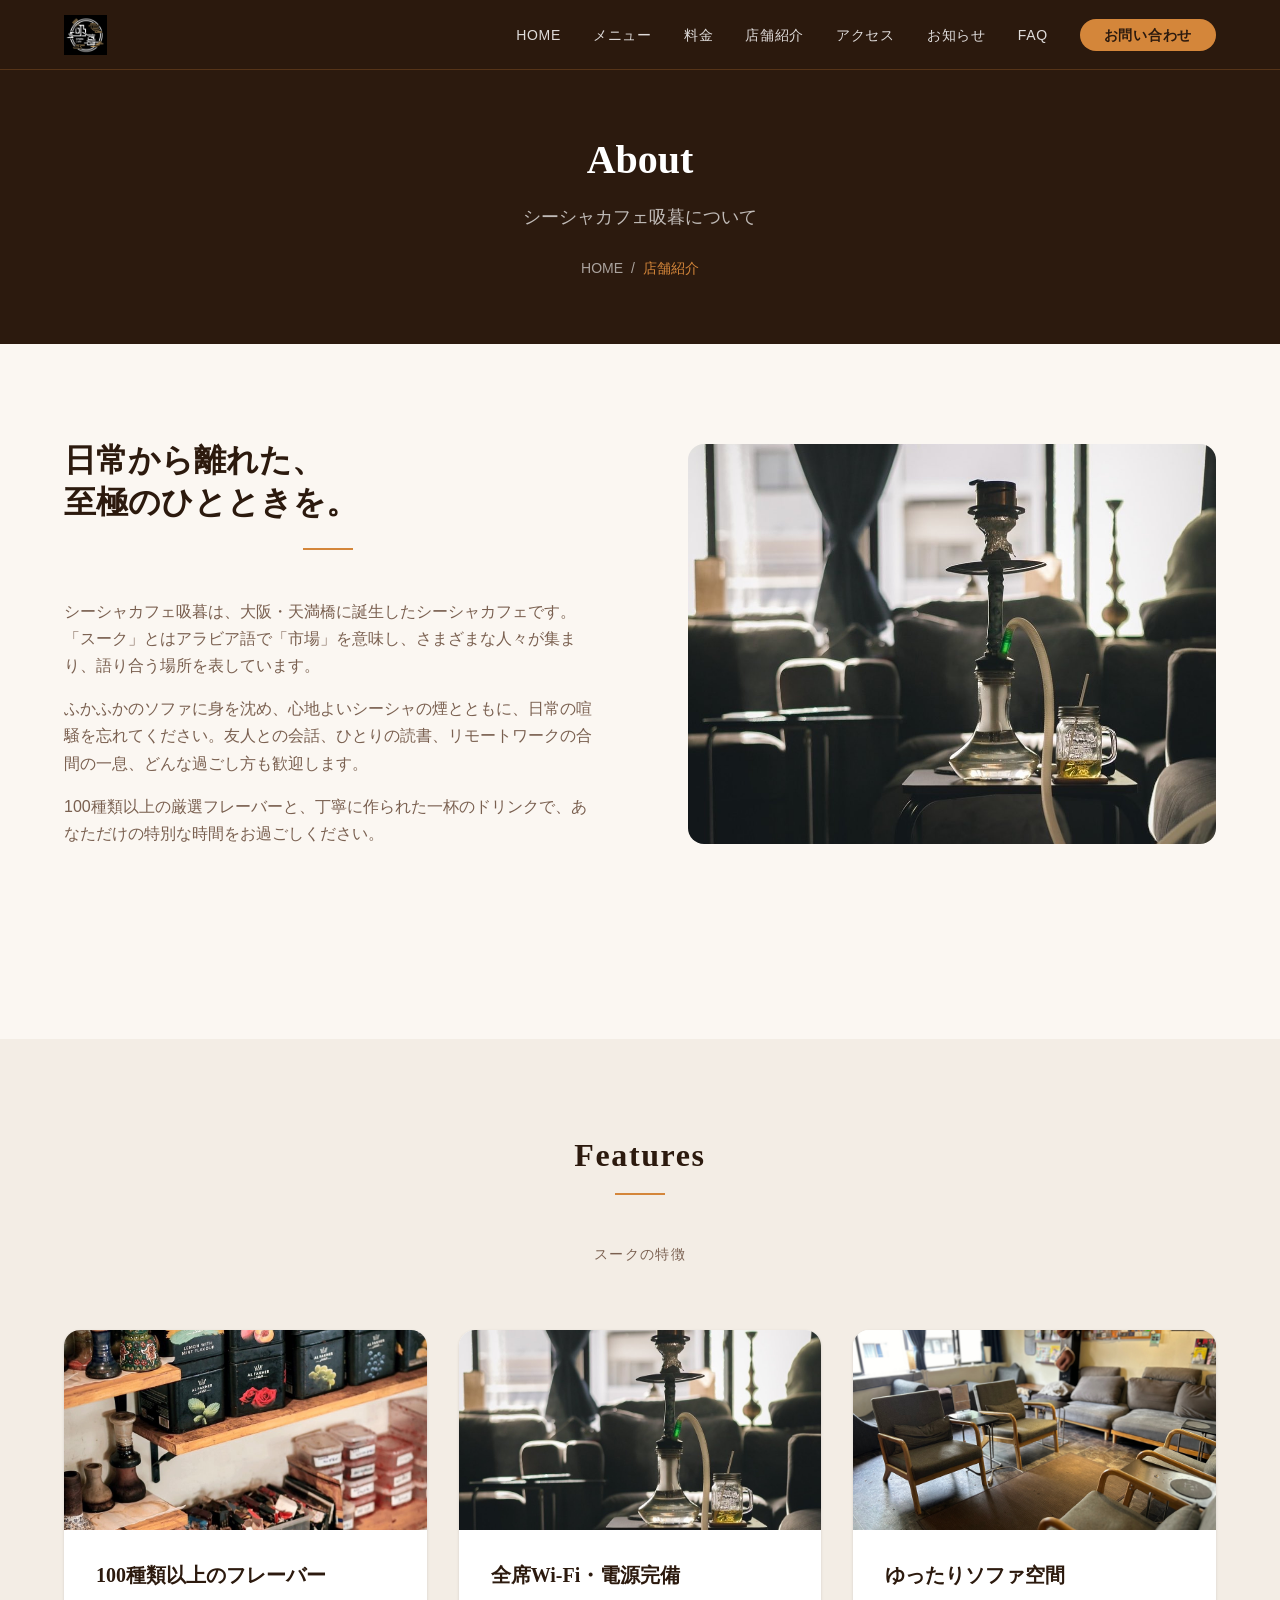
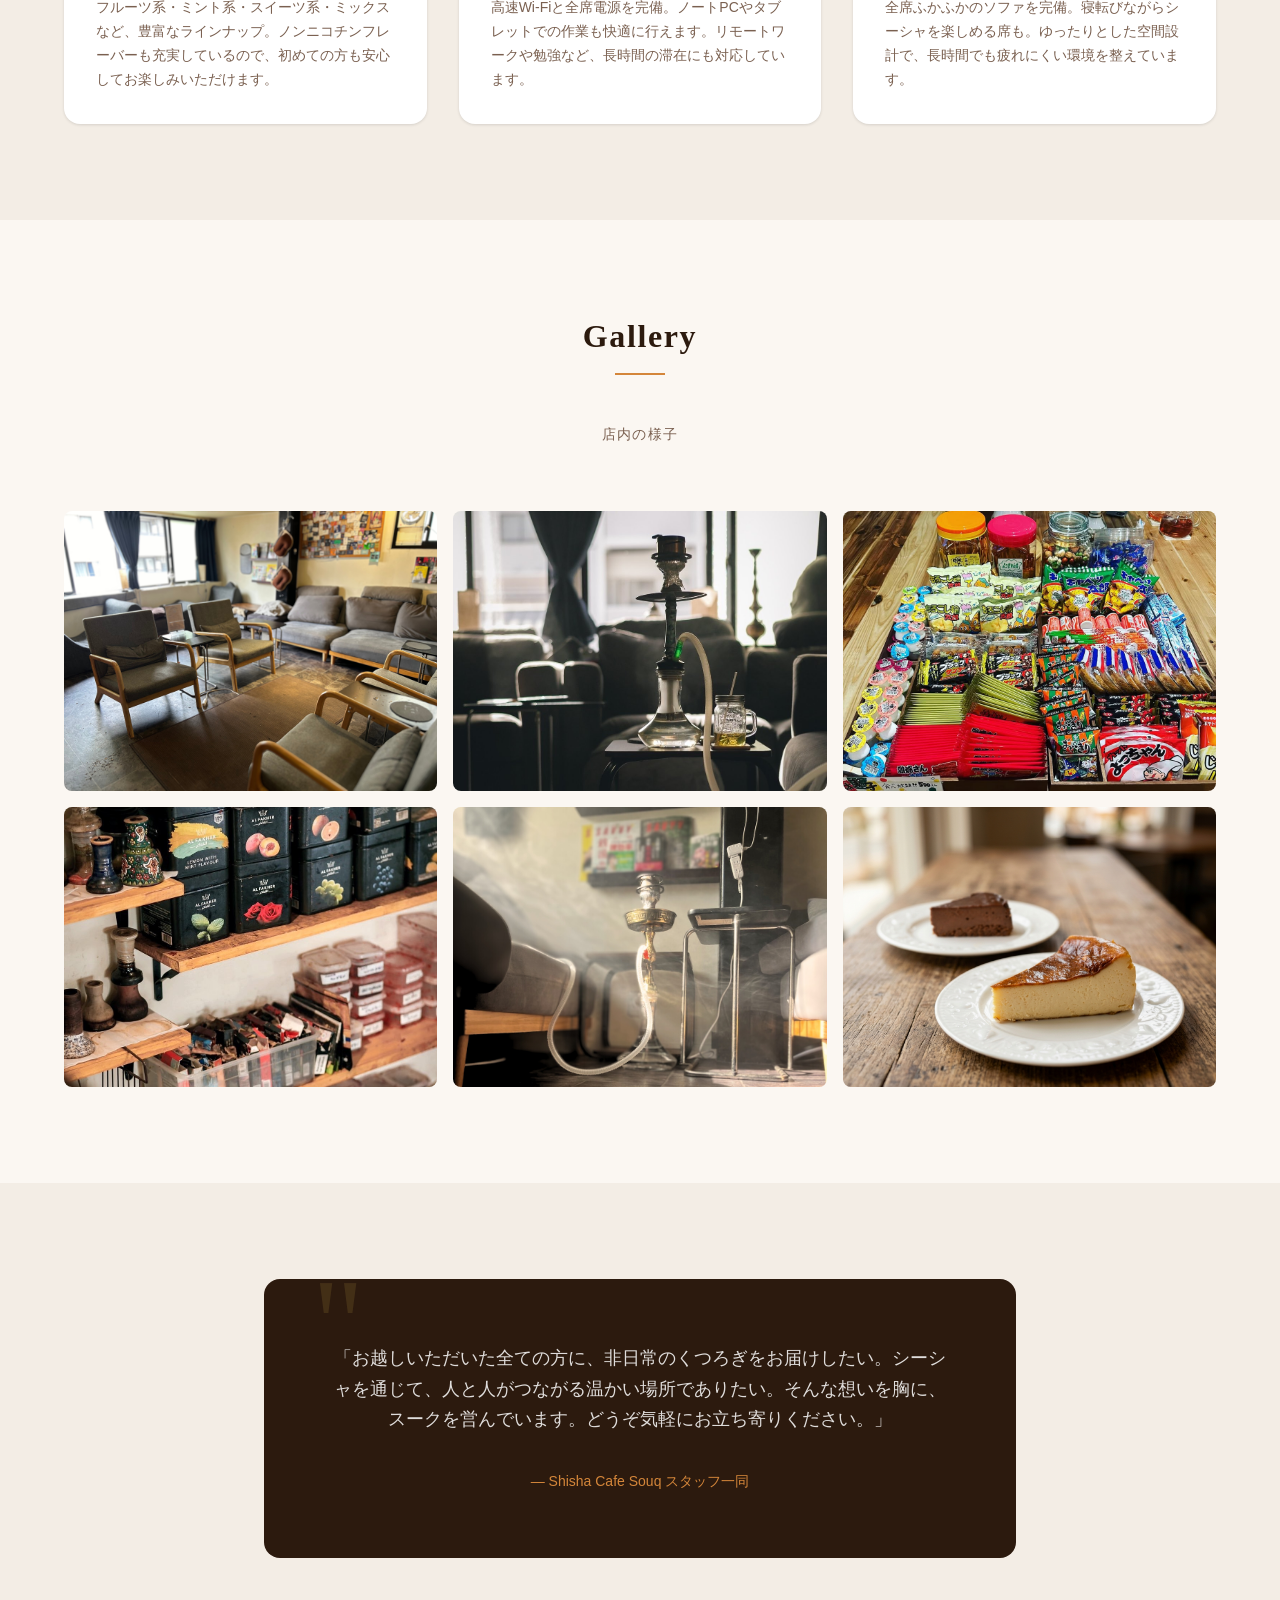
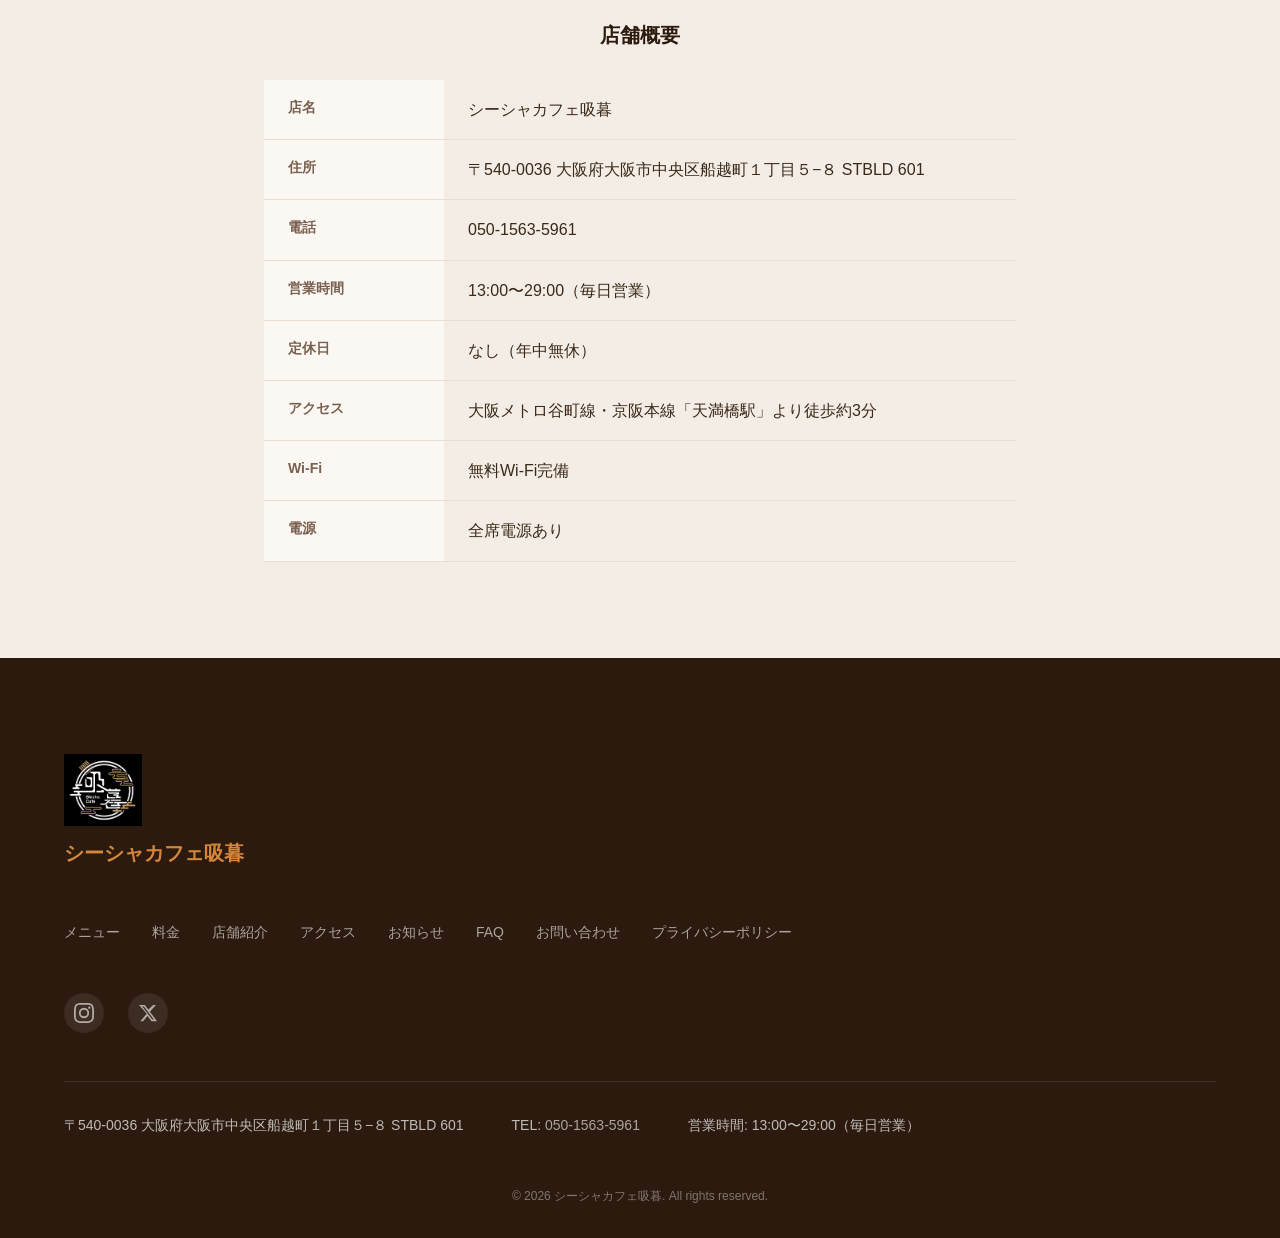
<file: about/index.html>
<!DOCTYPE html>
<html lang="ja">
<head>
  <meta charset="UTF-8">
  <base href="/">

  <meta name="viewport" content="width=device-width, initial-scale=1.0">
  <title>店舗紹介・コンセプト | Shisha Cafe Souq 大阪天満橋</title>
  <meta name="description" content="Shisha Cafe Souqの店舗紹介。ふかふかのソファでくつろげるシーシャカフェ。全席Wi-Fi・電源完備でリモートワークにも最適。大阪・天満橋駅徒歩3分。">
  <link rel="canonical" href="https://shisha-souq.com/about/">
  <meta property="og:title" content="店舗紹介 | Shisha Cafe Souq">
  <meta property="og:type" content="website">
  <meta property="og:url" content="https://shisha-souq.com/about/">
  <meta property="og:description" content="ふかふかのソファでくつろぐシーシャカフェ。全席Wi-Fi・電源完備でリモートワークにも最適。大阪・天満橋駅徒歩3分。">
  <meta property="og:image" content="https://shisha-souq.com/images/og-image.jpg">
  <meta property="og:site_name" content="シーシャカフェ吸暮">
  <meta name="twitter:card" content="summary_large_image">
  <meta name="twitter:image" content="https://shisha-souq.com/images/og-image.jpg">
  <script type="application/ld+json">
  {"@context":"https://schema.org","@type":"BreadcrumbList","itemListElement":[
    {"@type":"ListItem","position":1,"name":"HOME","item":"https://shisha-souq.com/"},
    {"@type":"ListItem","position":2,"name":"店舗紹介","item":"https://shisha-souq.com/about/"}
  ]}
  </script>
  <link rel="stylesheet" href="css/reset.css">
  <link rel="stylesheet" href="css/variables.css">
  <link rel="stylesheet" href="css/base.css">
  <link rel="stylesheet" href="css/layout.css">
  <link rel="stylesheet" href="css/components.css">
  <link rel="stylesheet" href="css/pages/about.css">
</head>
<body>

<header class="site-header">
  <div class="header-inner">
    <a href="./" class="site-logo"><img src="images/logo.png" alt="シーシャカフェ吸暮" class="header-logo-img"></a>
    <nav class="global-nav" id="globalNav" aria-label="グローバルナビゲーション">
      <button class="nav-close" aria-label="メニューを閉じる"></button>
      <ul>
        <li><a href="./">HOME</a></li><li><a href="menu/">メニュー</a></li><li><a href="price/">料金</a></li>
        <li><a href="about/" aria-current="page">店舗紹介</a></li>
        <li><a href="access/">アクセス</a></li><li><a href="news/">お知らせ</a></li><li><a href="faq/">FAQ</a></li>
        <li><a href="contact/" class="btn-reserve">お問い合わせ</a></li>
      </ul>
    </nav>
    <button class="hamburger" id="hamburger" aria-label="メニューを開く" aria-expanded="false"><span></span><span></span><span></span></button>
  </div>
</header>

<main>
  <div class="page-hero">
    <div class="container">
      <h1>About</h1>
      <p>シーシャカフェ吸暮について</p>
      <nav class="breadcrumb" aria-label="パンくずリスト">
        <ol>
          <li><a href="./">HOME</a></li>
          <li><span>店舗紹介</span></li>
        </ol>
      </nav>
    </div>
  </div>

  <section class="section">
    <div class="container">
      <div class="about-concept">
        <div class="about-concept-text">
          <h2>日常から離れた、<br>至極のひとときを。</h2>
          <span class="gold-line"></span>
          <p>シーシャカフェ吸暮は、大阪・天満橋に誕生したシーシャカフェです。「スーク」とはアラビア語で「市場」を意味し、さまざまな人々が集まり、語り合う場所を表しています。</p>
          <p>ふかふかのソファに身を沈め、心地よいシーシャの煙とともに、日常の喧騒を忘れてください。友人との会話、ひとりの読書、リモートワークの合間の一息、どんな過ごし方も歓迎します。</p>
          <p>100種類以上の厳選フレーバーと、丁寧に作られた一杯のドリンクで、あなただけの特別な時間をお過ごしください。</p>
        </div>
        <img src="images/shisha.jpg" alt="店内イメージ" class="about-concept-img">
      </div>
    </div>
  </section>

  <section class="section section-bg-2">
    <div class="container">
      <h2 class="section-title">Features</h2>
      <span class="gold-line"></span>
      <p class="section-subtitle">スークの特徴</p>
      <div class="grid-3">
        <div class="card">
          <img src="images/gallery-flavor-shelf.jpg" alt="100種類以上のフレーバー" class="card-img-top">
          <div class="card-body">
            <h3 class="card-title">100種類以上のフレーバー</h3>
            <p class="card-text">フルーツ系・ミント系・スイーツ系・ミックスなど、豊富なラインナップ。ノンニコチンフレーバーも充実しているので、初めての方も安心してお楽しみいただけます。</p>
          </div>
        </div>
        <div class="card">
          <img src="images/gallery-shisha-set.jpg" alt="全席Wi-Fi・電源完備" class="card-img-top">
          <div class="card-body">
            <h3 class="card-title">全席Wi-Fi・電源完備</h3>
            <p class="card-text">高速Wi-Fiと全席電源を完備。ノートPCやタブレットでの作業も快適に行えます。リモートワークや勉強など、長時間の滞在にも対応しています。</p>
          </div>
        </div>
        <div class="card">
          <img src="images/gallery-main-floor.jpg" alt="ゆったりソファ空間" class="card-img-top">
          <div class="card-body">
            <h3 class="card-title">ゆったりソファ空間</h3>
            <p class="card-text">全席ふかふかのソファを完備。寝転びながらシーシャを楽しめる席も。ゆったりとした空間設計で、長時間でも疲れにくい環境を整えています。</p>
          </div>
        </div>
      </div>
    </div>
  </section>

  <section class="section">
    <div class="container">
      <h2 class="section-title">Gallery</h2>
      <span class="gold-line"></span>
      <p class="section-subtitle">店内の様子</p>
      <div class="gallery-grid">
        <div class="gallery-item"><img src="images/floor_center.jpg" alt="店内フロア" class="gallery-img"></div>
        <div class="gallery-item"><img src="images/shisha.jpg" alt="シーシャ" class="gallery-img"></div>
        <div class="gallery-item"><img src="images/gallery-counter.jpg" alt="カウンター" class="gallery-img"></div>
        <div class="gallery-item"><img src="images/flavor.jpg" alt="フレーバー" class="gallery-img"></div>
        <div class="gallery-item"><img src="images/gallery-private-room.jpg" alt="店内スペース" class="gallery-img"></div>
        <div class="gallery-item"><img src="images/menu-food.jpg" alt="フードメニュー" class="gallery-img"></div>
      </div>
    </div>
  </section>

  <section class="section section-bg-2">
    <div class="container container-narrow">
      <div class="staff-message">
        <blockquote>「お越しいただいた全ての方に、非日常のくつろぎをお届けしたい。シーシャを通じて、人と人がつながる温かい場所でありたい。そんな想いを胸に、スークを営んでいます。どうぞ気軽にお立ち寄りください。」</blockquote>
        <cite>— Shisha Cafe Souq スタッフ一同</cite>
      </div>

      <div class="mt-3xl">
        <h2 class="subsection-title text-center">店舗概要</h2>
        <table class="info-table">
          <tbody>
            <tr><th>店名</th><td>シーシャカフェ吸暮</td></tr>
            <tr><th>住所</th><td>〒540-0036 大阪府大阪市中央区船越町１丁目５−８ STBLD 601</td></tr>
            <tr><th>電話</th><td><a href="tel:05015635961">050-1563-5961</a></td></tr>
            <tr><th>営業時間</th><td>13:00〜29:00（毎日営業）</td></tr>
            <tr><th>定休日</th><td>なし（年中無休）</td></tr>
            <tr><th>アクセス</th><td>大阪メトロ谷町線・京阪本線「天満橋駅」より徒歩約3分</td></tr>
            <tr><th>Wi-Fi</th><td>無料Wi-Fi完備</td></tr>
            <tr><th>電源</th><td>全席電源あり</td></tr>
          </tbody>
        </table>
      </div>
    </div>
  </section>
</main>

<footer class="site-footer">
  <div class="footer-inner">
    <div class="footer-logo"><img src="images/logo.png" alt="シーシャカフェ吸暮" class="footer-logo-img"><span>シーシャカフェ吸暮</span></div>
    <nav class="footer-nav" aria-label="フッターナビゲーション">
      <ul>
        <li><a href="menu/">メニュー</a></li><li><a href="price/">料金</a></li><li><a href="about/">店舗紹介</a></li>
        <li><a href="access/">アクセス</a></li><li><a href="news/">お知らせ</a></li><li><a href="faq/">FAQ</a></li>
        <li><a href="contact/">お問い合わせ</a></li><li><a href="privacy/">プライバシーポリシー</a></li>
      </ul>
    </nav>
    <div class="footer-sns">
      <a href="https://www.instagram.com/shisha_souq/" target="_blank" rel="noopener noreferrer" aria-label="Instagram">
        <svg xmlns="http://www.w3.org/2000/svg" width="20" height="20" viewBox="0 0 24 24" fill="currentColor"><path d="M12 2.163c3.204 0 3.584.012 4.85.07 3.252.148 4.771 1.691 4.919 4.919.058 1.265.069 1.645.069 4.849 0 3.205-.012 3.584-.069 4.849-.149 3.225-1.664 4.771-4.919 4.919-1.266.058-1.644.07-4.85.07-3.204 0-3.584-.012-4.849-.07-3.26-.149-4.771-1.699-4.919-4.92-.058-1.265-.07-1.644-.07-4.849 0-3.204.013-3.583.07-4.849.149-3.227 1.664-4.771 4.919-4.919 1.266-.057 1.645-.069 4.849-.069zM12 0C8.741 0 8.333.014 7.053.072 2.695.272.273 2.69.073 7.052.014 8.333 0 8.741 0 12c0 3.259.014 3.668.072 4.948.2 4.358 2.618 6.78 6.98 6.98C8.333 23.986 8.741 24 12 24c3.259 0 3.668-.014 4.948-.072 4.354-.2 6.782-2.618 6.979-6.98.059-1.28.073-1.689.073-4.948 0-3.259-.014-3.667-.072-4.947-.196-4.354-2.617-6.78-6.979-6.98C15.668.014 15.259 0 12 0zm0 5.838a6.162 6.162 0 100 12.324 6.162 6.162 0 000-12.324zM12 16a4 4 0 110-8 4 4 0 010 8zm6.406-11.845a1.44 1.44 0 100 2.881 1.44 1.44 0 000-2.881z"/></svg>
      </a>
      <a href="https://x.com/shisha_souq" target="_blank" rel="noopener noreferrer" aria-label="X（旧Twitter）">
        <svg xmlns="http://www.w3.org/2000/svg" width="20" height="20" viewBox="0 0 24 24" fill="currentColor"><path d="M18.244 2.25h3.308l-7.227 8.26 8.502 11.24H16.17l-4.714-6.231-5.401 6.231H2.746l7.73-8.835L1.254 2.25H8.08l4.253 5.622zm-1.161 17.52h1.833L7.084 4.126H5.117z"/></svg>
      </a>
    </div>
    <div class="footer-info">
      <p>〒540-0036 大阪府大阪市中央区船越町１丁目５−８ STBLD 601</p>
      <p>TEL: <a href="tel:05015635961">050-1563-5961</a></p>
      <p>営業時間: 13:00〜29:00（毎日営業）</p>
    </div>
    <p class="copyright">&copy; 2026 シーシャカフェ吸暮. All rights reserved.</p>
  </div>
</footer>
<script src="js/main.js"></script>
</body>
</html>
</file>
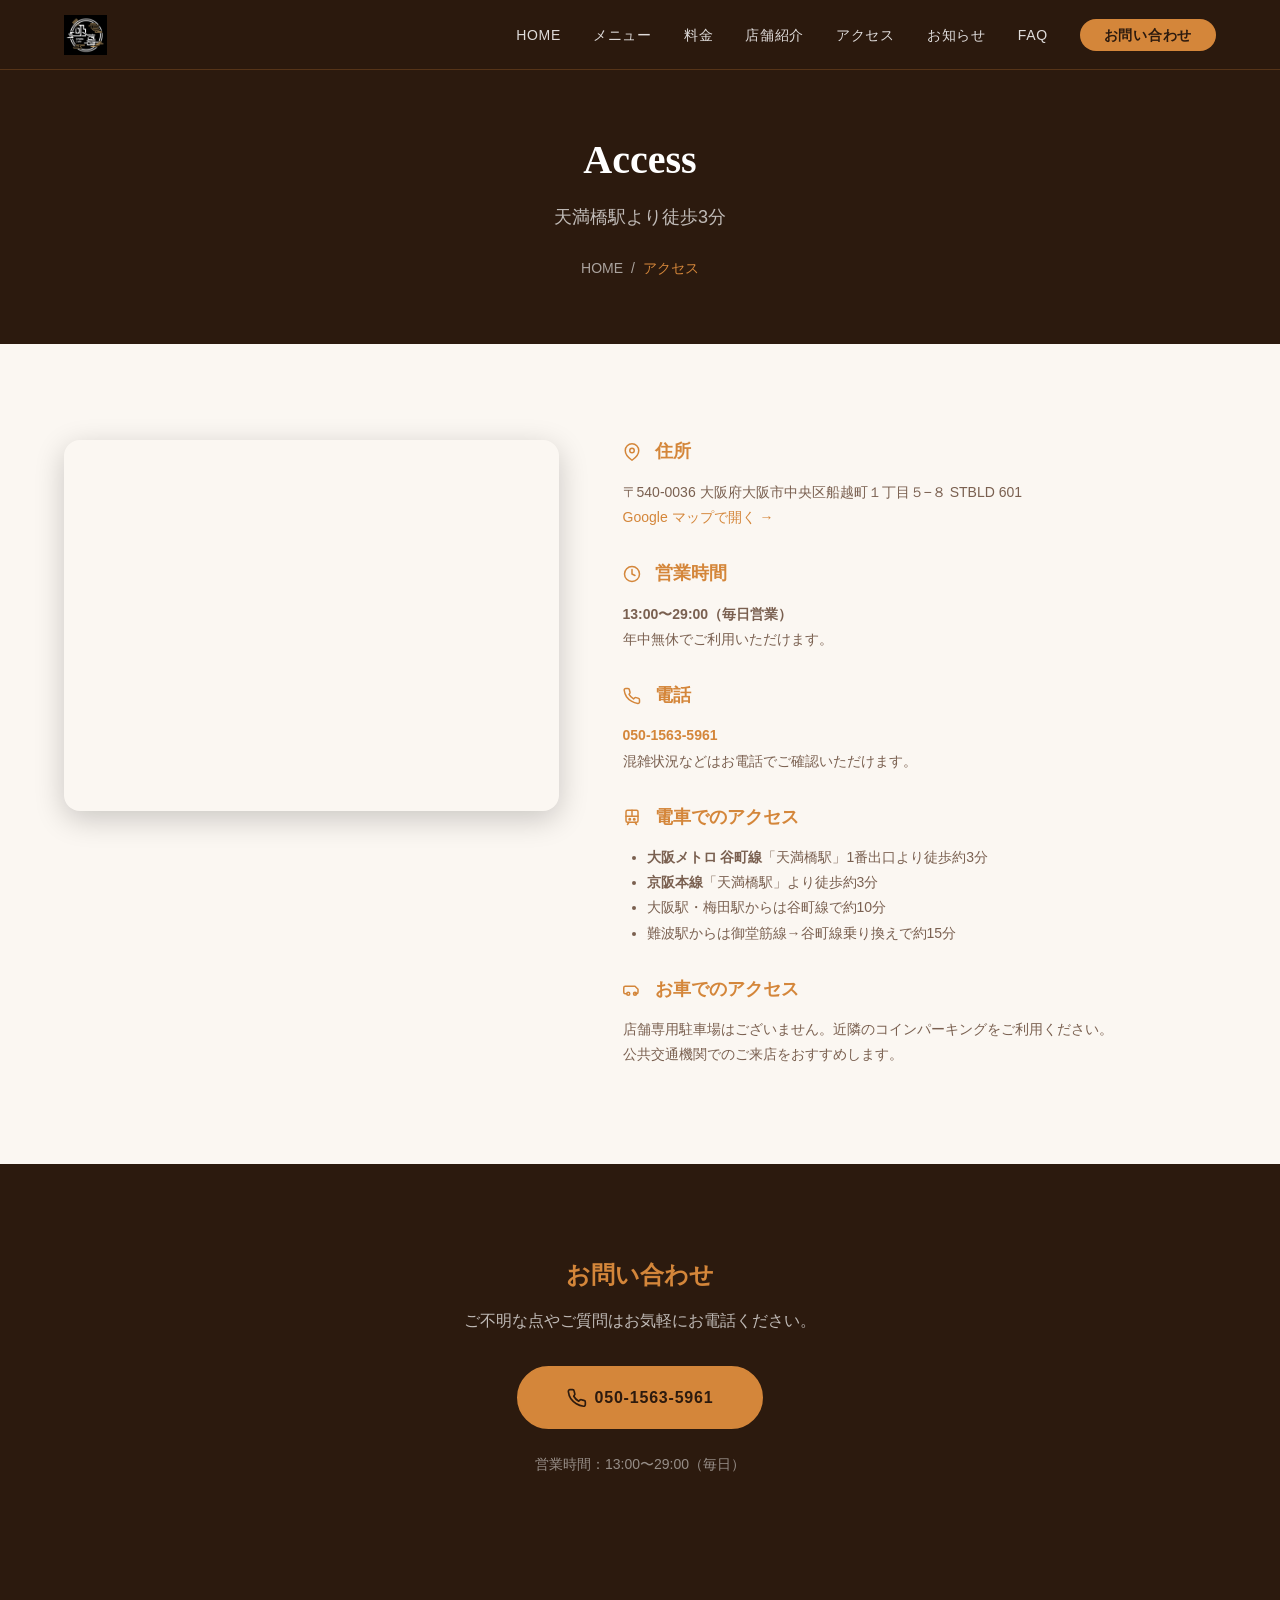
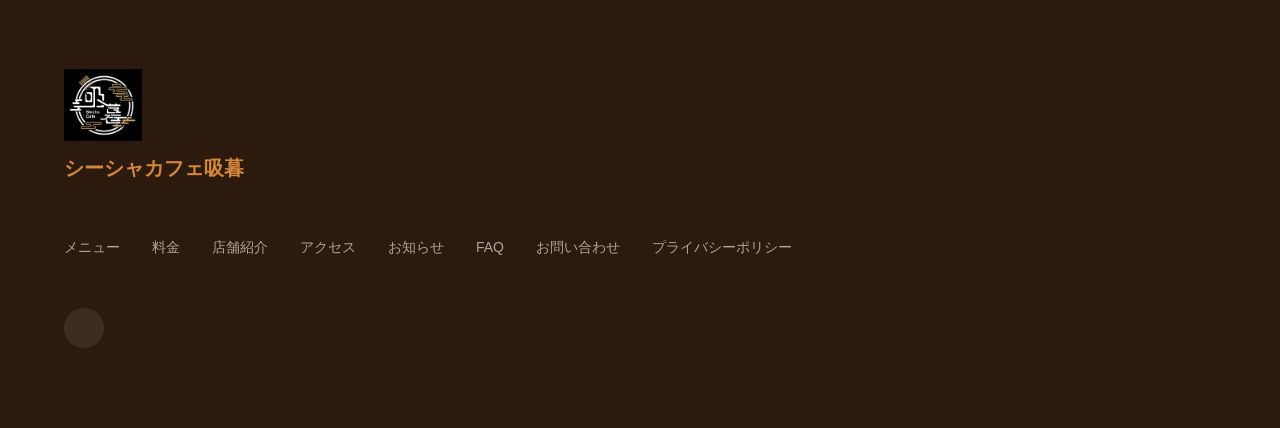
<file: access/index.html>
<!DOCTYPE html>
<html lang="ja">
<head>
  <meta charset="UTF-8">
  <base href="/">

  <meta name="viewport" content="width=device-width, initial-scale=1.0">
  <title>アクセス・地図 - 天満橋駅徒歩3分 | Shisha Cafe Souq</title>
  <meta name="description" content="Shisha Cafe Souqへのアクセス。大阪メトロ谷町線・京阪本線「天満橋駅」徒歩3分。住所・地図・営業時間をご確認ください。">
  <link rel="canonical" href="https://shisha-souq.com/access/">
  <meta property="og:title" content="アクセス | Shisha Cafe Souq">
  <meta property="og:type" content="website">
  <meta property="og:url" content="https://shisha-souq.com/access/">
  <meta property="og:description" content="大阪メトロ谷町線・京阪本線「天満橋駅」徒歩3分。地図・交通案内・営業時間はこちら。">
  <meta property="og:image" content="https://shisha-souq.com/images/og-image.jpg">
  <meta property="og:site_name" content="シーシャカフェ吸暮">
  <meta name="twitter:card" content="summary_large_image">
  <meta name="twitter:image" content="https://shisha-souq.com/images/og-image.jpg">
  <script type="application/ld+json">
  {
    "@context": "https://schema.org",
    "@type": "LocalBusiness",
    "name": "Shisha Cafe Souq",
    "telephone": "050-1563-5961",
    "address": {"@type":"PostalAddress","postalCode":"540-0036","streetAddress":"船越町１丁目５−８ STBLD 601","addressLocality":"大阪市中央区","addressRegion":"大阪府","addressCountry":"JP"},
    "openingHoursSpecification": [
      {"@type":"OpeningHoursSpecification","dayOfWeek":["Monday","Tuesday","Wednesday","Thursday","Friday","Saturday","Sunday"],"opens":"13:00","closes":"24:00"},
      {"@type":"OpeningHoursSpecification","dayOfWeek":["Tuesday","Wednesday","Thursday","Friday","Saturday","Sunday","Monday"],"opens":"00:00","closes":"05:00"}
    ],
    "url": "https://shisha-souq.com"
  }
  </script>
  <script type="application/ld+json">
  {"@context":"https://schema.org","@type":"BreadcrumbList","itemListElement":[
    {"@type":"ListItem","position":1,"name":"HOME","item":"https://shisha-souq.com/"},
    {"@type":"ListItem","position":2,"name":"アクセス","item":"https://shisha-souq.com/access/"}
  ]}
  </script>
  <link rel="stylesheet" href="css/reset.css">
  <link rel="stylesheet" href="css/variables.css">
  <link rel="stylesheet" href="css/base.css">
  <link rel="stylesheet" href="css/layout.css">
  <link rel="stylesheet" href="css/components.css">
  <link rel="stylesheet" href="css/pages/access.css">
</head>
<body>

<header class="site-header">
  <div class="header-inner">
    <a href="./" class="site-logo"><img src="images/logo.png" alt="シーシャカフェ吸暮" class="header-logo-img"></a>
    <nav class="global-nav" id="globalNav" aria-label="グローバルナビゲーション">
      <button class="nav-close" aria-label="メニューを閉じる"></button>
      <ul>
        <li><a href="./">HOME</a></li><li><a href="menu/">メニュー</a></li><li><a href="price/">料金</a></li>
        <li><a href="about/">店舗紹介</a></li>
        <li><a href="access/" aria-current="page">アクセス</a></li>
        <li><a href="news/">お知らせ</a></li><li><a href="faq/">FAQ</a></li>
        <li><a href="contact/" class="btn-reserve">お問い合わせ</a></li>
      </ul>
    </nav>
    <button class="hamburger" id="hamburger" aria-label="メニューを開く" aria-expanded="false"><span></span><span></span><span></span></button>
  </div>
</header>

<main>
  <div class="page-hero">
    <div class="container">
      <h1>Access</h1>
      <p>天満橋駅より徒歩3分</p>
      <nav class="breadcrumb" aria-label="パンくずリスト">
        <ol>
          <li><a href="./">HOME</a></li>
          <li><span>アクセス</span></li>
        </ol>
      </nav>
    </div>
  </div>

  <section class="section">
    <div class="container">
      <div class="access-layout">
        <div class="map-embed">
          <iframe
            src="https://www.google.com/maps/embed?pb=!1m18!1m12!1m3!1d3280.6!2d135.5146708!3d34.6877967!2m3!1f0!2f0!3f0!3m2!1i1024!2i768!4f13.1!3m3!1m2!1s0x6000e73224f2a567%3A0xe76bcfad99c19d66!2z44K344O844K344B3JcE3!5e0!3m2!1sja!2sjp!4v1743040000000!5m2!1sja!2sjp"
            width="100%" height="100%"
            class="map-iframe"
            allowfullscreen=""
            loading="lazy"
            referrerpolicy="no-referrer-when-downgrade"
            title="Shisha Cafe Souq の地図">
          </iframe>
        </div>

        <div class="access-detail">
          <div class="access-block">
            <h3><svg xmlns="http://www.w3.org/2000/svg" width="18" height="18" viewBox="0 0 24 24" fill="none" stroke="currentColor" stroke-width="2" stroke-linecap="round" stroke-linejoin="round" class="icon-inline"><path d="M21 10c0 7-9 13-9 13s-9-6-9-13a9 9 0 0 1 18 0z"/><circle cx="12" cy="10" r="3"/></svg>住所</h3>
            <p>〒540-0036 大阪府大阪市中央区船越町１丁目５−８ STBLD 601<br>
            <a href="https://maps.google.com/?q=シーシャカフェ吸暮+大阪市中央区船越町1丁目5-8" target="_blank" rel="noopener">Google マップで開く →</a></p>
          </div>

          <div class="access-block">
            <h3><svg xmlns="http://www.w3.org/2000/svg" width="18" height="18" viewBox="0 0 24 24" fill="none" stroke="currentColor" stroke-width="2" stroke-linecap="round" stroke-linejoin="round" class="icon-inline"><circle cx="12" cy="12" r="10"/><polyline points="12 6 12 12 16 14"/></svg>営業時間</h3>
            <p><strong>13:00〜29:00（毎日営業）</strong><br>
            年中無休でご利用いただけます。</p>
          </div>

          <div class="access-block">
            <h3><svg xmlns="http://www.w3.org/2000/svg" width="18" height="18" viewBox="0 0 24 24" fill="none" stroke="currentColor" stroke-width="2" stroke-linecap="round" stroke-linejoin="round" class="icon-inline"><path d="M22 16.92v3a2 2 0 0 1-2.18 2 19.79 19.79 0 0 1-8.63-3.07A19.5 19.5 0 0 1 4.69 13a19.79 19.79 0 0 1-3.07-8.67A2 2 0 0 1 3.6 2h3a2 2 0 0 1 2 1.72 12.84 12.84 0 0 0 .7 2.81 2 2 0 0 1-.45 2.11L8.09 9.91a16 16 0 0 0 6 6l1.27-1.27a2 2 0 0 1 2.11-.45 12.84 12.84 0 0 0 2.81.7A2 2 0 0 1 22 16.92z"/></svg>電話</h3>
            <p><a href="tel:05015635961"><strong>050-1563-5961</strong></a><br>
            混雑状況などはお電話でご確認いただけます。</p>
          </div>

          <div class="access-block">
            <h3><svg xmlns="http://www.w3.org/2000/svg" width="18" height="18" viewBox="0 0 24 24" fill="none" stroke="currentColor" stroke-width="2" stroke-linecap="round" stroke-linejoin="round" class="icon-inline"><rect x="4" y="3" width="16" height="16" rx="2"/><path d="M4 11h16"/><path d="M12 3v8"/><path d="M8 19l-2 3"/><path d="M16 19l2 3"/><circle cx="9" cy="15" r="1"/><circle cx="15" cy="15" r="1"/></svg>電車でのアクセス</h3>
            <ul>
              <li><strong>大阪メトロ 谷町線</strong>「天満橋駅」1番出口より徒歩約3分</li>
              <li><strong>京阪本線</strong>「天満橋駅」より徒歩約3分</li>
              <li>大阪駅・梅田駅からは谷町線で約10分</li>
              <li>難波駅からは御堂筋線→谷町線乗り換えで約15分</li>
            </ul>
          </div>

          <div class="access-block">
            <h3><svg xmlns="http://www.w3.org/2000/svg" width="18" height="18" viewBox="0 0 24 24" fill="none" stroke="currentColor" stroke-width="2" stroke-linecap="round" stroke-linejoin="round" class="icon-inline"><path d="M5 17H3a2 2 0 0 1-2-2V9a2 2 0 0 1 2-2h13l4 4v4a2 2 0 0 1-2 2h-2"/><circle cx="7" cy="17" r="2"/><circle cx="16" cy="17" r="2"/></svg>お車でのアクセス</h3>
            <p>店舗専用駐車場はございません。近隣のコインパーキングをご利用ください。<br>
            公共交通機関でのご来店をおすすめします。</p>
          </div>
        </div>
      </div>
    </div>
  </section>

  <section class="section access-contact-section">
    <div class="container access-container-small-center">
      <h2 class="access-contact-title">お問い合わせ</h2>
      <p class="access-contact-description">ご不明な点やご質問はお気軽にお電話ください。</p>
      <a href="tel:05015635961" class="btn btn-primary access-contact-btn">
        <svg xmlns="http://www.w3.org/2000/svg" width="20" height="20" viewBox="0 0 24 24" fill="none" stroke="currentColor" stroke-width="2" stroke-linecap="round" stroke-linejoin="round"><path d="M22 16.92v3a2 2 0 0 1-2.18 2 19.79 19.79 0 0 1-8.63-3.07A19.5 19.5 0 0 1 4.69 13a19.79 19.79 0 0 1-3.07-8.67A2 2 0 0 1 3.6 2h3a2 2 0 0 1 2 1.72 12.84 12.84 0 0 0 .7 2.81 2 2 0 0 1-.45 2.11L8.09 9.91a16 16 0 0 0 6 6l1.27-1.27a2 2 0 0 1 2.11-.45 12.84 12.84 0 0 0 2.81.7A2 2 0 0 1 22 16.92z"/></svg>050-1563-5961
      </a>
      <p class="access-contact-hours">営業時間：13:00〜29:00（毎日）</p>
    </div>
  </section>
</main>

<footer class="site-footer">
  <div class="footer-inner">
    <div class="footer-logo"><img src="images/logo.png" alt="シーシャカフェ吸暮" class="footer-logo-img"><span>シーシャカフェ吸暮</span></div>
    <nav class="footer-nav" aria-label="フッターナビゲーション">
      <ul>
        <li><a href="menu/">メニュー</a></li><li><a href="price/">料金</a></li><li><a href="about/">店舗紹介</a></li>
        <li><a href="access/">アクセス</a></li><li><a href="news/">お知らせ</a></li><li><a href="faq/">FAQ</a></li>
        <li><a href="contact/">お問い合わせ</a></li><li><a href="privacy/">プライバシーポリシー</a></li>
      </ul>
    </nav>
    <div class="footer-sns">
      <a href="https://www.instagram.com/shisha_souq/" target="_blank" rel="noopener noreferrer" aria-label="Instagram">
        <svg xmlns="http://www.w3.org/2000/svg" width="20" height="20" viewBox="0 0 24 24" fill="currentColor"><path d="M12 2.163c3.204 0 3.584.012 4.85.07 3.252.148 4.771 1.691 4.919 4.919.058 1.265.069 1.645.069 4.849 0 3.205-.012 3.584-.069 4.849-.149 3.225-1.664 4.771-4.919 4.919-1.266.058-1.644.07-4.85.07-3.204 0-3.584-.012-4.849-.07-3.26-.149-4.771-1.699-4.919-4.92-.058-1.265-.07-1.644-.07-4.849 0-3.204
</file>
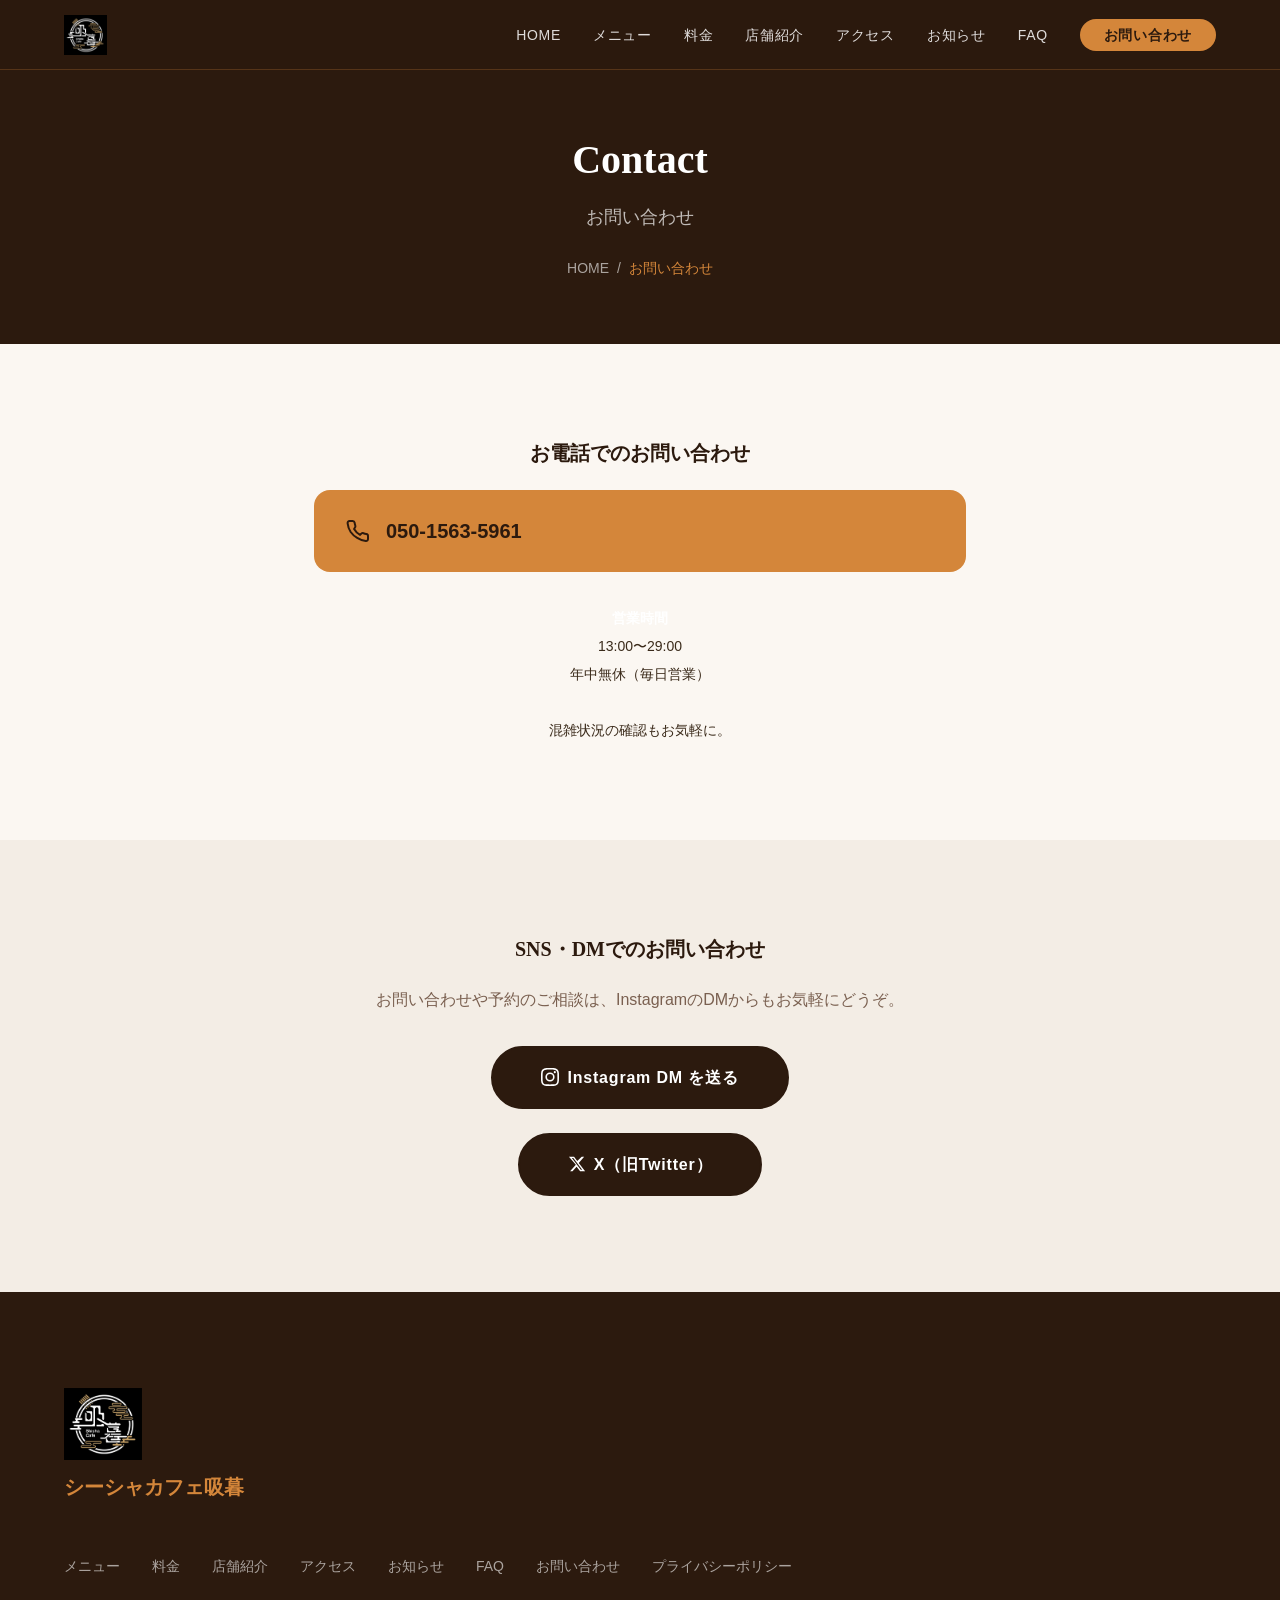
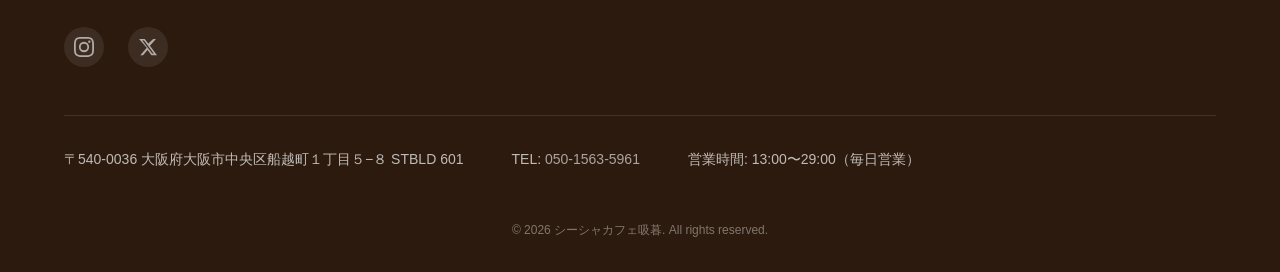
<file: contact/index.html>
<!DOCTYPE html>
<html lang="ja">
<head>
  <meta charset="UTF-8">
  <base href="/">

  <meta name="viewport" content="width=device-width, initial-scale=1.0">
  <title>お問い合わせ | Shisha Cafe Souq 大阪天満橋</title>
  <meta name="description" content="お電話またはSNSのDMよりお気軽にご連絡ください。お電話でのお問い合わせもお待ちしております。">
  <link rel="canonical" href="https://shisha-souq.com/contact/">
  <meta property="og:title" content="お問い合わせ | Shisha Cafe Souq">
  <meta property="og:type" content="website">
  <meta property="og:url" content="https://shisha-souq.com/contact/">
  <meta property="og:description" content="Shisha Cafe Souqへのお問い合わせ。電話（050-1563-5961）またはフォームよりご連絡ください。営業時間13:00〜29:00。">
  <meta property="og:image" content="https://shisha-souq.com/images/og-image.jpg">
  <meta name="twitter:card" content="summary_large_image">
  <meta property="og:site_name" content="シーシャカフェ吸暮">
  <meta name="twitter:image" content="https://shisha-souq.com/images/og-image.jpg">
  <script type="application/ld+json">
  {"@context":"https://schema.org","@type":"BreadcrumbList","itemListElement":[
    {"@type":"ListItem","position":1,"name":"HOME","item":"https://shisha-souq.com/"},
    {"@type":"ListItem","position":2,"name":"お問い合わせ","item":"https://shisha-souq.com/contact/"}
  ]}
  </script>
  <link rel="stylesheet" href="css/reset.css">
  <link rel="stylesheet" href="css/variables.css">
  <link rel="stylesheet" href="css/base.css">
  <link rel="stylesheet" href="css/layout.css">
  <link rel="stylesheet" href="css/components.css">
  <link rel="stylesheet" href="css/pages/contact.css">
</head>
<body>

<header class="site-header">
  <div class="header-inner">
    <a href="./" class="site-logo"><img src="images/logo.png" alt="シーシャカフェ吸暮" class="header-logo-img"></a>
    <nav class="global-nav" id="globalNav" aria-label="グローバルナビゲーション">
      <button class="nav-close" aria-label="メニューを閉じる"></button>
      <ul>
        <li><a href="./">HOME</a></li><li><a href="menu/">メニュー</a></li><li><a href="price/">料金</a></li>
        <li><a href="about/">店舗紹介</a></li><li><a href="access/">アクセス</a></li><li><a href="news/">お知らせ</a></li>
        <li><a href="faq/">FAQ</a></li>
        <li><a href="contact/" aria-current="page" class="btn-reserve">お問い合わせ</a></li>
      </ul>
    </nav>
    <button class="hamburger" id="hamburger" aria-label="メニューを開く" aria-expanded="false"><span></span><span></span><span></span></button>
  </div>
</header>

<main>
  <div class="page-hero">
    <div class="container">
      <h1>Contact</h1>
      <p>お問い合わせ</p>
      <nav class="breadcrumb" aria-label="パンくずリスト">
        <ol>
          <li><a href="./">HOME</a></li>
          <li><span>お問い合わせ</span></li>
        </ol>
      </nav>
    </div>
  </div>

  <section class="section">
    <div class="container contact-container-narrow-center">
      <h2 class="contact-section-title">お電話でのお問い合わせ</h2>
      <a href="tel:05015635961" class="contact-phone-btn">
        <span class="contact-phone-icon"><svg xmlns="http://www.w3.org/2000/svg" width="24" height="24" viewBox="0 0 24 24" fill="none" stroke="currentColor" stroke-width="2" stroke-linecap="round" stroke-linejoin="round"><path d="M22 16.92v3a2 2 0 0 1-2.18 2 19.79 19.79 0 0 1-8.63-3.07A19.5 19.5 0 0 1 4.69 13a19.79 19.79 0 0 1-3.07-8.67A2 2 0 0 1 3.6 2h3a2 2 0 0 1 2 1.72 12.84 12.84 0 0 0 .7 2.81 2 2 0 0 1-.45 2.11L8.09 9.91a16 16 0 0 0 6 6l1.27-1.27a2 2 0 0 1 2.11-.45 12.84 12.84 0 0 0 2.81.7A2 2 0 0 1 22 16.92z"/></svg></span>
        050-1563-5961
      </a>
      <div class="contact-hours contact-hours-default">
        <strong>営業時間</strong><br>
        13:00〜29:00<br>
        年中無休（毎日営業）<br><br>
        混雑状況の確認もお気軽に。
      </div>
    </div>
  </section>

  <section class="section section-bg-2">
    <div class="container contact-container-small-center">
      <h2 class="contact-section-title">SNS・DMでのお問い合わせ</h2>
      <p class="contact-description-light">お問い合わせや予約のご相談は、InstagramのDMからもお気軽にどうぞ。</p>
      <div class="contact-sns-links">
        <a href="https://www.instagram.com/shisha_souq/" target="_blank" rel="noopener noreferrer" class="btn btn-dark contact-btn-icon-text">
          <svg xmlns="http://www.w3.org/2000/svg" width="18" height="18" viewBox="0 0 24 24" fill="currentColor"><path d="M12 2.163c3.204 0 3.584.012 4.85.07 3.252.148 4.771 1.691 4.919 4.919.058 1.265.069 1.645.069 4.849 0 3.205-.012 3.584-.069 4.849-.149 3.225-1.664 4.771-4.919 4.919-1.266.058-1.644.07-4.85.07-3.204 0-3.584-.012-4.849-.07-3.26-.149-4.771-1.699-4.919-4.92-.058-1.265-.07-1.644-.07-4.849 0-3.204.013-3.583.07-4.849.149-3.227 1.664-4.771 4.919-4.919 1.266-.057 1.645-.069 4.849-.069zM12 0C8.741 0 8.333.014 7.053.072 2.695.272.273 2.69.073 7.052.014 8.333 0 8.741 0 12c0 3.259.014 3.668.072 4.948.2 4.358 2.618 6.78 6.98 6.98C8.333 23.986 8.741 24 12 24c3.259 0 3.668-.014 4.948-.072 4.354-.2 6.782-2.618 6.979-6.98.059-1.28.073-1.689.073-4.948 0-3.259-.014-3.667-.072-4.947-.196-4.354-2.617-6.78-6.979-6.98C15.668.014 15.259 0 12 0zm0 5.838a6.162 6.162 0 100 12.324 6.162 6.162 0 000-12.324zM12 16a4 4 0 110-8 4 4 0 010 8zm6.406-11.845a1.44 1.44 0 100 2.881 1.44 1.44 0 000-2.881z"/></svg>
          Instagram DM を送る
        </a>
        <a href="https://x.com/shisha_souq" target="_blank" rel="noopener noreferrer" class="btn btn-dark contact-btn-icon-text">
          <svg xmlns="http://www.w3.org/2000/svg" width="18" height="18" viewBox="0 0 24 24" fill="currentColor"><path d="M18.244 2.25h3.308l-7.227 8.26 8.502 11.24H16.17l-4.714-6.231-5.401 6.231H2.746l7.73-8.835L1.254 2.25H8.08l4.253 5.622zm-1.161 17.52h1.833L7.084 4.126H5.117z"/></svg>
          X（旧Twitter）
        </a>
      </div>
    </div>
  </section>
</main>

<footer class="site-footer">
  <div class="footer-inner">
    <div class="footer-logo"><img src="images/logo.png" alt="シーシャカフェ吸暮" class="footer-logo-img"><span>シーシャカフェ吸暮</span></div>
    <nav class="footer-nav" aria-label="フッターナビゲーション">
      <ul>
        <li><a href="menu/">メニュー</a></li><li><a href="price/">料金</a></li><li><a href="about/">店舗紹介</a></li>
        <li><a href="access/">アクセス</a></li><li><a href="news/">お知らせ</a></li><li><a href="faq/">FAQ</a></li>
        <li><a href="contact/">お問い合わせ</a></li><li><a href="privacy/">プライバシーポリシー</a></li>
      </ul>
    </nav>
    <div class="footer-sns">
      <a href="https://www.instagram.com/shisha_souq/" target="_blank" rel="noopener noreferrer" aria-label="Instagram">
        <svg xmlns="http://www.w3.org/2000/svg" width="20" height="20" viewBox="0 0 24 24" fill="currentColor"><path d="M12 2.163c3.204 0 3.584.012 4.85.07 3.252.148 4.771 1.691 4.919 4.919.058 1.265.069 1.645.069 4.849 0 3.205-.012 3.584-.069 4.849-.149 3.225-1.664 4.771-4.919 4.919-1.266.058-1.644.07-4.85.07-3.204 0-3.584-.012-4.849-.07-3.26-.149-4.771-1.699-4.919-4.92-.058-1.265-.07-1.644-.07-4.849 0-3.204.013-3.583.07-4.849.149-3.227 1.664-4.771 4.919-4.919 1.266-.057 1.645-.069 4.849-.069zM12 0C8.741 0 8.333.014 7.053.072 2.695.272.273 2.69.073 7.052.014 8.333 0 8.741 0 12c0 3.259.014 3.668.072 4.948.2 4.358 2.618 6.78 6.98 6.98C8.333 23.986 8.741 24 12 24c3.259 0 3.668-.014 4.948-.072 4.354-.2 6.782-2.618 6.979-6.98.059-1.28.073-1.689.073-4.948 0-3.259-.014-3.667-.072-4.947-.196-4.354-2.617-6.78-6.979-6.98C15.668.014 15.259 0 12 0zm0 5.838a6.162 6.162 0 100 12.324 6.162 6.162 0 000-12.324zM12 16a4 4 0 110-8 4 4 0 010 8zm6.406-11.845a1.44 1.44 0 100 2.881 1.44 1.44 0 000-2.881z"/></svg>
      </a>
      <a href="https://x.com/shisha_souq" target="_blank" rel="noopener noreferrer" aria-label="X（旧Twitter）">
        <svg xmlns="http://www.w3.org/2000/svg" width="20" height="20" viewBox="0 0 24 24" fill="currentColor"><path d="M18.244 2.25h3.308l-7.227 8.26 8.502 11.24H16.17l-4.714-6.231-5.401 6.231H2.746l7.73-8.835L1.254 2.25H8.08l4.253 5.622zm-1.161 17.52h1.833L7.084 4.126H5.117z"/></svg>
      </a>
    </div>
    <div class="footer-info">
      <p>〒540-0036 大阪府大阪市中央区船越町１丁目５−８ STBLD 601</p>
      <p>TEL: <a href="tel:05015635961">050-1563-5961</a></p>
      <p>営業時間: 13:00〜29:00（毎日営業）</p>
    </div>
    <p class="copyright">&copy; 2026 シーシャカフェ吸暮. All rights reserved.</p>
  </div>
</footer>
<script src="js/main.js"></script>
</body>
</html>
</file>
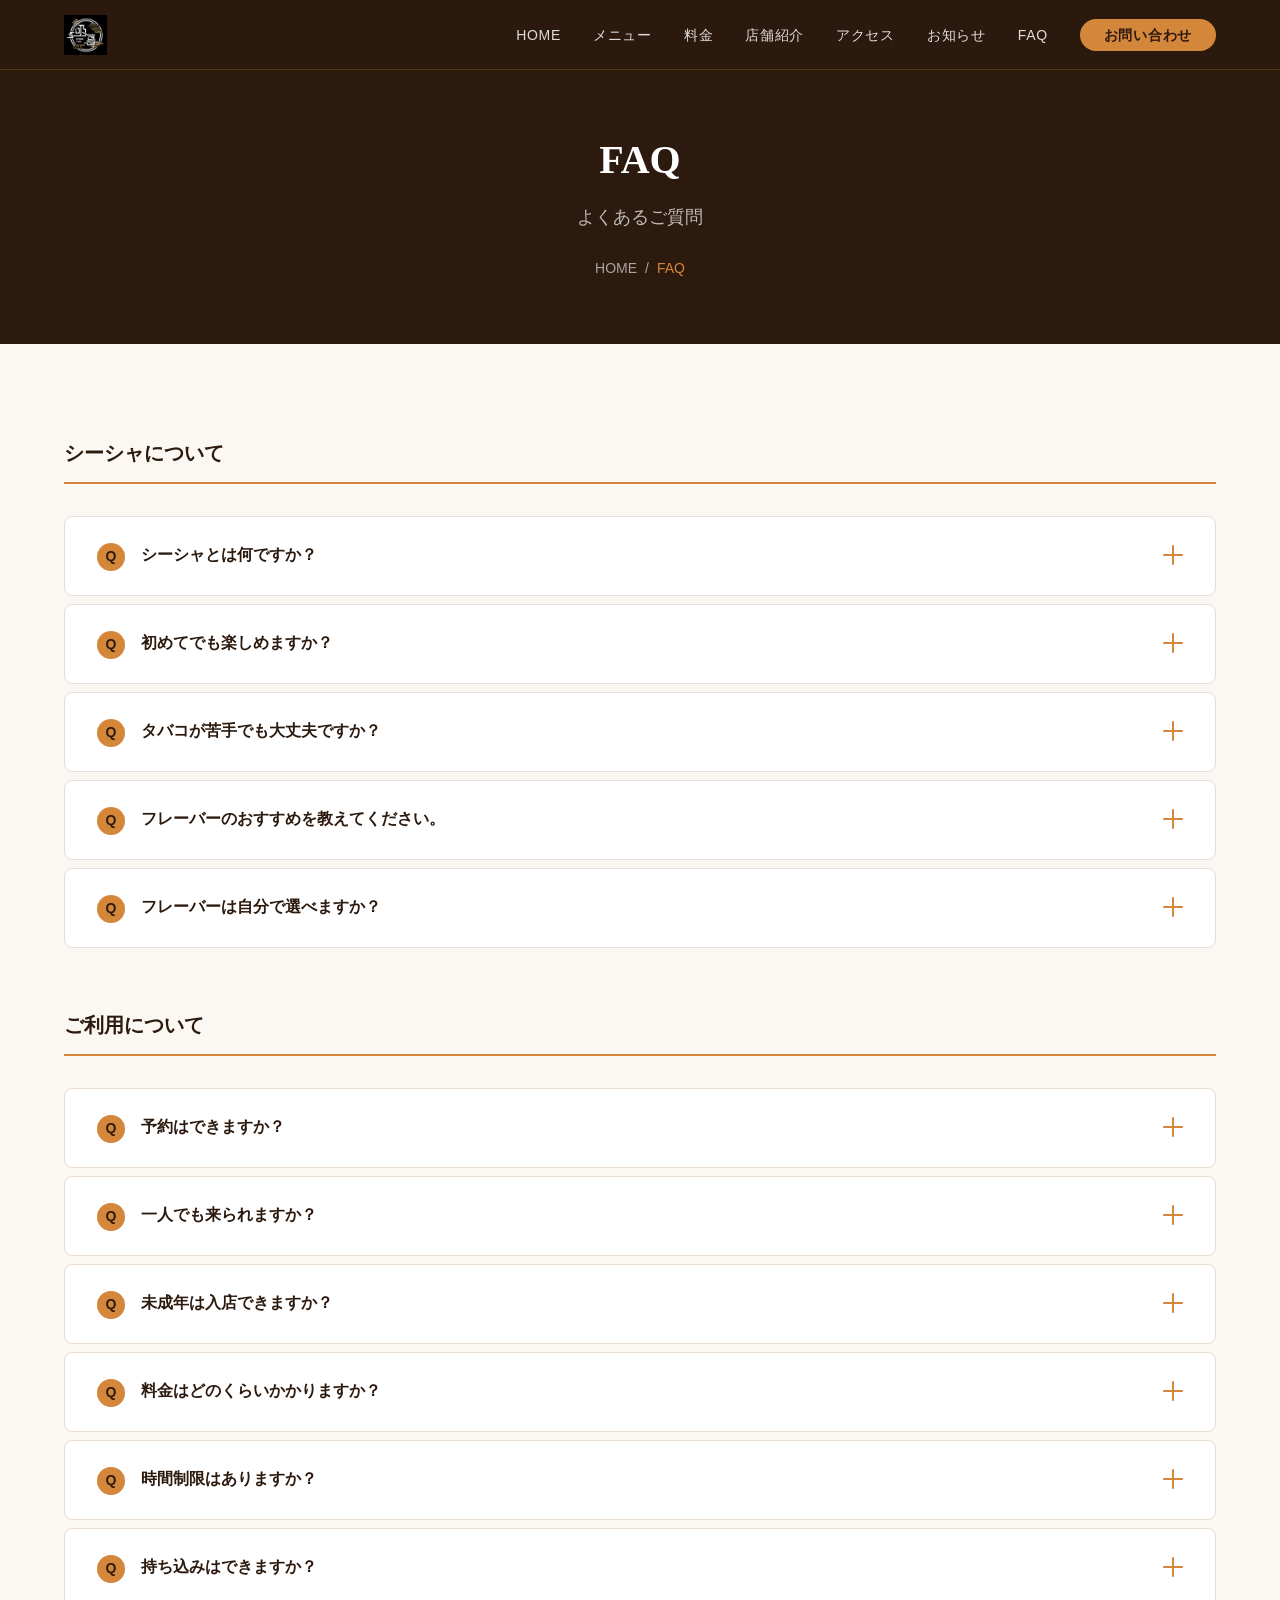
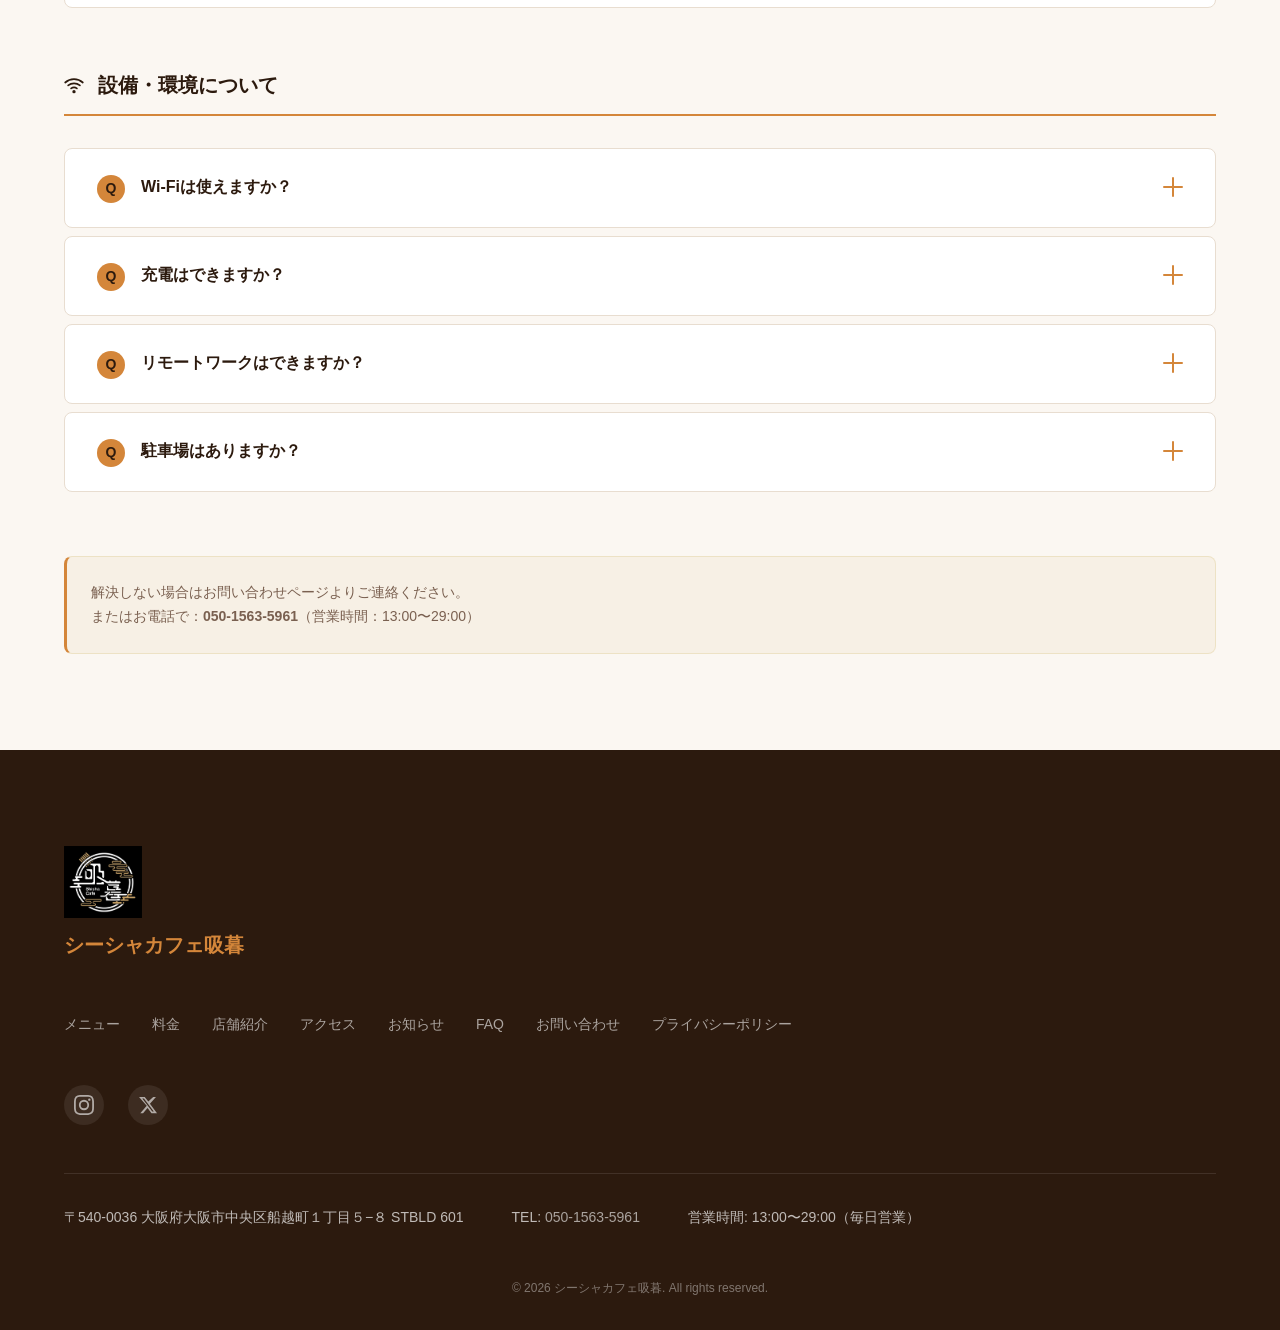
<file: faq/index.html>
<!DOCTYPE html>
<html lang="ja">
<head>
  <meta charset="UTF-8">
  <base href="/">

  <meta name="viewport" content="width=device-width, initial-scale=1.0">
  <title>よくある質問（FAQ）| Shisha Cafe Souq</title>
  <meta name="description" content="Shisha Cafe Souqへのよくある質問。シーシャとは何か、初心者でも楽しめるか、料金・Wi-Fi・予約など気になることをまとめました。">
  <link rel="canonical" href="https://shisha-souq.com/faq/">
  <meta property="og:title" content="よくある質問 | Shisha Cafe Souq">
  <meta property="og:type" content="website">
  <meta property="og:url" content="https://shisha-souq.com/faq/">
  <meta property="og:description" content="シーシャとは？初心者でも大丈夫？Wi-Fi・料金・予約など、よくある質問をまとめました。">
  <meta property="og:image" content="https://shisha-souq.com/images/og-image.jpg">
  <meta property="og:site_name" content="シーシャカフェ吸暮">
  <meta name="twitter:card" content="summary_large_image">
  <meta name="twitter:image" content="https://shisha-souq.com/images/og-image.jpg">
  <script type="application/ld+json">
  {
    "@context": "https://schema.org",
    "@type": "FAQPage",
    "mainEntity": [
      {"@type":"Question","name":"シーシャとは何ですか？","acceptedAnswer":{"@type":"Answer","text":"シーシャ（水タバコ）は、フルーツや植物から作られたフレーバーを水を通してフィルタリングし、煙を楽しむ喫煙具です。通常のタバコより煙が柔らかく、様々な香りが楽しめます。"}},
      {"@type":"Question","name":"初めてでも楽しめますか？","acceptedAnswer":{"@type":"Answer","text":"もちろんです！スタッフが丁寧にご説明します。ノンニコチンフレーバーもご用意していますので、タバコが苦手な方もお気軽にご来店ください。"}},
      {"@type":"Question","name":"Wi-Fiは使えますか？","acceptedAnswer":{"@type":"Answer","text":"はい、無料の高速Wi-Fiを全席でご利用いただけます。全席に電源もございますので、リモートワークや勉強にも最適です。"}},
      {"@type":"Question","name":"未成年は入店できますか？","acceptedAnswer":{"@type":"Answer","text":"20歳未満のお客様はご入店いただけません。ご了承ください。"}},
      {"@type":"Question","name":"予約はできますか？","acceptedAnswer":{"@type":"Answer","text":"はい、ご予約を承っています。お電話（050-1563-5961）またはInstagram・XのDMからお気軽にどうぞ。"}}
    ]
  }
  </script>
  <script type="application/ld+json">
  {"@context":"https://schema.org","@type":"BreadcrumbList","itemListElement":[
    {"@type":"ListItem","position":1,"name":"HOME","item":"https://shisha-souq.com/"},
    {"@type":"ListItem","position":2,"name":"FAQ","item":"https://shisha-souq.com/faq/"}
  ]}
  </script>
  <link rel="stylesheet" href="css/reset.css">
  <link rel="stylesheet" href="css/variables.css">
  <link rel="stylesheet" href="css/base.css">
  <link rel="stylesheet" href="css/layout.css">
  <link rel="stylesheet" href="css/components.css">
  <link rel="stylesheet" href="css/pages/faq.css">
</head>
<body>

<header class="site-header">
  <div class="header-inner">
    <a href="./" class="site-logo"><img src="images/logo.png" alt="シーシャカフェ吸暮" class="header-logo-img"></a>
    <nav class="global-nav" id="globalNav" aria-label="グローバルナビゲーション">
      <button class="nav-close" aria-label="メニューを閉じる"></button>
      <ul>
        <li><a href="./">HOME</a></li><li><a href="menu/">メニュー</a></li><li><a href="price/">料金</a></li>
        <li><a href="about/">店舗紹介</a></li><li><a href="access/">アクセス</a></li><li><a href="news/">お知らせ</a></li>
        <li><a href="faq/" aria-current="page">FAQ</a></li>
        <li><a href="contact/" class="btn-reserve">お問い合わせ</a></li>
      </ul>
    </nav>
    <button class="hamburger" id="hamburger" aria-label="メニューを開く" aria-expanded="false"><span></span><span></span><span></span></button>
  </div>
</header>

<main>
  <div class="page-hero">
    <div class="container">
      <h1>FAQ</h1>
      <p>よくあるご質問</p>
      <nav class="breadcrumb" aria-label="パンくずリスト">
        <ol>
          <li><a href="./">HOME</a></li>
          <li><span>FAQ</span></li>
        </ol>
      </nav>
    </div>
  </div>

  <section class="section">
    <div class="container container-narrow">

      <div class="faq-category">
        <h2 class="faq-category-title">シーシャについて</h2>
        <div class="faq-list">
          <div class="faq-item">
            <button class="faq-question" aria-expanded="false">
              <span class="faq-q-icon">Q</span>
              <span class="faq-question-text">シーシャとは何ですか？</span>
              <span class="faq-toggle" aria-hidden="true"></span>
            </button>
            <div class="faq-answer" role="region">
              <span class="faq-a-icon">A</span>
              <div class="faq-answer-text">シーシャ（水タバコ）は、フルーツや植物から作られたフレーバーを水を通してフィルタリングし、煙を楽しむ喫煙具です。通常のタバコとは異なり、煙が水を通るため柔らかく、フルーツや花などの様々な香りが楽しめます。中東発祥で、世界中で人気の文化的な喫煙スタイルです。</div>
            </div>
          </div>
          <div class="faq-item">
            <button class="faq-question" aria-expanded="false">
              <span class="faq-q-icon">Q</span>
              <span class="faq-question-text">初めてでも楽しめますか？</span>
              <span class="faq-toggle" aria-hidden="true"></span>
            </button>
            <div class="faq-answer" role="region">
              <span class="faq-a-icon">A</span>
              <div class="faq-answer-text">もちろんです！初めての方でもスタッフが丁寧にご説明します。フレーバーの選び方や吸い方のコツまでお教えしますので、安心してご来店ください。初心者の方には、吸いやすいフレーバーをおすすめしています。</div>
            </div>
          </div>
          <div class="faq-item">
            <button class="faq-question" aria-expanded="false">
              <span class="faq-q-icon">Q</span>
              <span class="faq-question-text">タバコが苦手でも大丈夫ですか？</span>
              <span class="faq-toggle" aria-hidden="true"></span>
            </button>
            <div class="faq-answer" role="region">
              <span class="faq-a-icon">A</span>
              <div class="faq-answer-text">はい、ノンニコチンフレーバーをご用意しています。ニコチンを含まないため、タバコが苦手な方でも香りを楽しんでいただけます。ただし、シーシャ自体は煙を吸うものですので、呼吸器系が弱い方はご注意ください。</div>
            </div>
          </div>
          <div class="faq-item">
            <button class="faq-question" aria-expanded="false">
              <span class="faq-q-icon">Q</span>
              <span class="faq-question-text">フレーバーのおすすめを教えてください。</span>
              <span class="faq-toggle" aria-hidden="true"></span>
            </button>
            <div class="faq-answer" role="region">
              <span class="faq-a-icon">A</span>
              <div class="faq-answer-text">初心者の方には「ダブルアップル」や「アップルミント」が人気です。甘い香りが好きな方には「ストロベリー」「バニラ」、爽やかさを求める方には「スペアミント」がおすすめです。スタッフが好みに合わせてご提案しますので、気軽にお聞きください。</div>
            </div>
          </div>
          <div class="faq-item">
            <button class="faq-question" aria-expanded="false">
              <span class="faq-q-icon">Q</span>
              <span class="faq-question-text">フレーバーは自分で選べますか？</span>
              <span class="faq-toggle" aria-hidden="true"></span>
            </button>
            <div class="faq-answer" role="region">
              <span class="faq-a-icon">A</span>
              <div class="faq-answer-text">はい、100種類以上のフレーバーから自由にお選びいただけます。メニューをご覧いただくか、スタッフにご相談ください。複数のフレーバーをミックスすることも可能です。</div>
            </div>
          </div>
        </div>
      </div>

      <div class="faq-category">
        <h2 class="faq-category-title">ご利用について</h2>
        <div class="faq-list">
          <div class="faq-item">
            <button class="faq-question" aria-expanded="false">
              <span class="faq-q-icon">Q</span>
              <span class="faq-question-text">予約はできますか？</span>
              <span class="faq-toggle" aria-hidden="true"></span>
            </button>
            <div class="faq-answer" role="region">
              <span class="faq-a-icon">A</span>
              <div class="faq-answer-text">はい、ご予約を承っています。お電話（050-1563-5961）またはInstagram・XのDMからお気軽にどうぞ。週末や祝日は混雑しやすいため、事前のご予約をおすすめします。</div>
            </div>
          </div>
          <div class="faq-item">
            <button class="faq-question" aria-expanded="false">
              <span class="faq-q-icon">Q</span>
              <span class="faq-question-text">一人でも来られますか？</span>
              <span class="faq-toggle" aria-hidden="true"></span>
            </button>
            <div class="faq-answer" role="region">
              <span class="faq-a-icon">A</span>
              <div class="faq-answer-text">もちろんです！おひとり様のお客様も大歓迎です。ゆったりとしたソファ席でリラックスしながら、読書や作業を楽しまれる方も多くいらっしゃいます。</div>
            </div>
          </div>
          <div class="faq-item">
            <button class="faq-question" aria-expanded="false">
              <span class="faq-q-icon">Q</span>
              <span class="faq-question-text">未成年は入店できますか？</span>
              <span class="faq-toggle" aria-hidden="true"></span>
            </button>
            <div class="faq-answer" role="region">
              <span class="faq-a-icon">A</span>
              <div class="faq-answer-text">20歳未満のお客様はご入店いただけません。年齢確認をさせていただく場合がございます。ご了承ください。</div>
            </div>
          </div>
          <div class="faq-item">
            <button class="faq-question" aria-expanded="false">
              <span class="faq-q-icon">Q</span>
              <span class="faq-question-text">料金はどのくらいかかりますか？</span>
              <span class="faq-toggle" aria-hidden="true"></span>
            </button>
            <div class="faq-answer" role="region">
              <span class="faq-a-icon">A</span>
              <div class="faq-answer-text">チャージ¥550（税込）＋シーシャ料金（1時間¥1,870〜）が基本です。ドリンクは¥550〜、フードは¥660〜となります。詳しくは<a href="price/">料金ページ</a>をご確認ください。</div>
            </div>
          </div>
          <div class="faq-item">
            <button class="faq-question" aria-expanded="false">
              <span class="faq-q-icon">Q</span>
              <span class="faq-question-text">時間制限はありますか？</span>
              <span class="faq-toggle" aria-hidden="true"></span>
            </button>
            <div class="faq-answer" role="region">
              <span class="faq-a-icon">A</span>
              <div class="faq-answer-text">シーシャは1時間・2時間・3時間のコース制です。コース時間内でゆっくりとお過ごしいただけます。</div>
            </div>
          </div>
          <div class="faq-item">
            <button class="faq-question" aria-expanded="false">
              <span class="faq-q-icon">Q</span>
              <span class="faq-question-text">持ち込みはできますか？</span>
              <span class="faq-toggle" aria-hidden="true"></span>
            </button>
            <div class="faq-answer" role="region">
              <span class="faq-a-icon">A</span>
              <div class="faq-answer-text">外部からのお飲み物のお持ち込みはご遠慮ください。お食べ物のお持ち込みは歓迎しています。</div>
            </div>
          </div>
        </div>
      </div>

      <div class="faq-category">
        <h2 class="faq-category-title"><svg xmlns="http://www.w3.org/2000/svg" width="20" height="20" viewBox="0 0 24 24" fill="none" stroke="currentColor" stroke-width="2" stroke-linecap="round" stroke-linejoin="round" class="icon-inline"><path d="M5 12.55a11 11 0 0 1 14.08 0"/><path d="M1.42 9a16 16 0 0 1 21.16 0"/><path d="M8.53 16.11a6 6 0 0 1 6.95 0"/><circle cx="12" cy="20" r="1"/></svg>設備・環境について</h2>
        <div class="faq-list">
          <div class="faq-item">
            <button class="faq-question" aria-expanded="false">
              <span class="faq-q-icon">Q</span>
              <span class="faq-question-text">Wi-Fiは使えますか？</span>
              <span class="faq-toggle" aria-hidden="true"></span>
            </button>
            <div class="faq-answer" role="region">
              <span class="faq-a-icon">A</span>
              <div class="faq-answer-text">はい、無料の高速Wi-Fiを全席でご利用いただけます。パスワードは店内にてご確認ください。動画視聴やオンライン会議にも十分な速度をご用意しています。</div>
            </div>
          </div>
          <div class="faq-item">
            <button class="faq-question" aria-expanded="false">
              <span class="faq-q-icon">Q</span>
              <span class="faq-question-text">充電はできますか？</span>
              <span class="faq-toggle" aria-hidden="true"></span>
            </button>
            <div class="faq-answer" role="region">
              <span class="faq-a-icon">A</span>
              <div class="faq-answer-text">全席に電源コンセントをご用意しています。スマートフォンやパソコンの充電が必要な方も安心してご利用いただけます。</div>
            </div>
          </div>
          <div class="faq-item">
            <button class="faq-question" aria-expanded="false">
              <span class="faq-q-icon">Q</span>
              <span class="faq-question-text">リモートワークはできますか？</span>
              <span class="faq-toggle" aria-hidden="true"></span>
            </button>
            <div class="faq-answer" role="region">
              <span class="faq-a-icon">A</span>
              <div class="faq-answer-text">はい、高速Wi-Fiと全席電源完備で、リモートワークや勉強に最適な環境です。ゆったりとしたソファでリラックスしながら、集中して作業できます。ただし、通話・ビデオ会議の際は周囲のお客様へのご配慮をお願いしています。</div>
            </div>
          </div>
          <div class="faq-item">
            <button class="faq-question" aria-expanded="false">
              <span class="faq-q-icon">Q</span>
              <span class="faq-question-text">駐車場はありますか？</span>
              <span class="faq-toggle" aria-hidden="true"></span>
            </button>
            <div class="faq-answer" role="region">
              <span class="faq-a-icon">A</span>
              <div class="faq-answer-text">店舗専用の駐車場はございません。お車でお越しの際は、近隣のコインパーキングをご利用ください。天満橋駅から徒歩3分ですので、公共交通機関のご利用をおすすめします。</div>
            </div>
          </div>
        </div>
      </div>

      <div class="notice">
        解決しない場合は<a href="contact/">お問い合わせページ</a>よりご連絡ください。<br>
        またはお電話で：<a href="tel:05015635961"><strong>050-1563-5961</strong></a>（営業時間：13:00〜29:00）
      </div>
    </div>
  </section>
</main>

<footer class="site-footer">
  <div class="footer-inner">
    <div class="footer-logo"><img src="images/logo.png" alt="シーシャカフェ吸暮" class="footer-logo-img"><span>シーシャカフェ吸暮</span></div>
    <nav class="footer-nav" aria-label="フッターナビゲーション">
      <ul>
        <li><a href="menu/">メニュー</a></li><li><a href="price/">料金</a></li><li><a href="about/">店舗紹介</a></li>
        <li><a href="access/">アクセス</a></li><li><a href="news/">お知らせ</a></li><li><a href="faq/">FAQ</a></li>
        <li><a href="contact/">お問い合わせ</a></li><li><a href="privacy/">プライバシーポリシー</a></li>
      </ul>
    </nav>
    <div class="footer-sns">
      <a href="https://www.instagram.com/shisha_souq/" target="_blank" rel="noopener noreferrer" aria-label="Instagram">
        <svg xmlns="http://www.w3.org/2000/svg" width="20" height="20" viewBox="0 0 24 24" fill="currentColor"><path d="M12 2.163c3.204 0 3.584.012 4.85.07 3.252.148 4.771 1.691 4.919 4.919.058 1.265.069 1.645.069 4.849 0 3.205-.012 3.584-.069 4.849-.149 3.225-1.664 4.771-4.919 4.919-1.266.058-1.644.07-4.85.07-3.204 0-3.584-.012-4.849-.07-3.26-.149-4.771-1.699-4.919-4.92-.058-1.265-.07-1.644-.07-4.849 0-3.204.013-3.583.07-4.849.149-3.227 1.664-4.771 4.919-4.919 1.266-.057 1.645-.069 4.849-.069zM12 0C8.741 0 8.333.014 7.053.072 2.695.272.273 2.69.073 7.052.014 8.333 0 8.741 0 12c0 3.259.014 3.668.072 4.948.2 4.358 2.618 6.78 6.98 6.98C8.333 23.986 8.741 24 12 24c3.259 0 3.668-.014 4.948-.072 4.354-.2 6.782-2.618 6.979-6.98.059-1.28.073-1.689.073-4.948 0-3.259-.014-3.667-.072-4.947-.196-4.354-2.617-6.78-6.979-6.98C15.668.014 15.259 0 12 0zm0 5.838a6.162 6.162 0 100 12.324 6.162 6.162 0 000-12.324zM12 16a4 4 0 110-8 4 4 0 010 8zm6.406-11.845a1.44 1.44 0 100 2.881 1.44 1.44 0 000-2.881z"/></svg>
      </a>
      <a href="https://x.com/shisha_souq" target="_blank" rel="noopener noreferrer" aria-label="X（旧Twitter）">
        <svg xmlns="http://www.w3.org/2000/svg" width="20" height="20" viewBox="0 0 24 24" fill="currentColor"><path d="M18.244 2.25h3.308l-7.227 8.26 8.502 11.24H16.17l-4.714-6.231-5.401 6.231H2.746l7.73-8.835L1.254 2.25H8.08l4.253 5.622zm-1.161 17.52h1.833L7.084 4.126H5.117z"/></svg>
      </a>
    </div>
    <div class="footer-info">
      <p>〒540-0036 大阪府大阪市中央区船越町１丁目５−８ STBLD 601</p>
      <p>TEL: <a href="tel:05015635961">050-1563-5961</a></p>
      <p>営業時間: 13:00〜29:00（毎日営業）</p>
    </div>
    <p class="copyright">&copy; 2026 シーシャカフェ吸暮. All rights reserved.</p>
  </div>
</footer>

<script src="js/main.js"></script>
<script src="js/faq-accordion.js"></script>
</body>
</html>
</file>
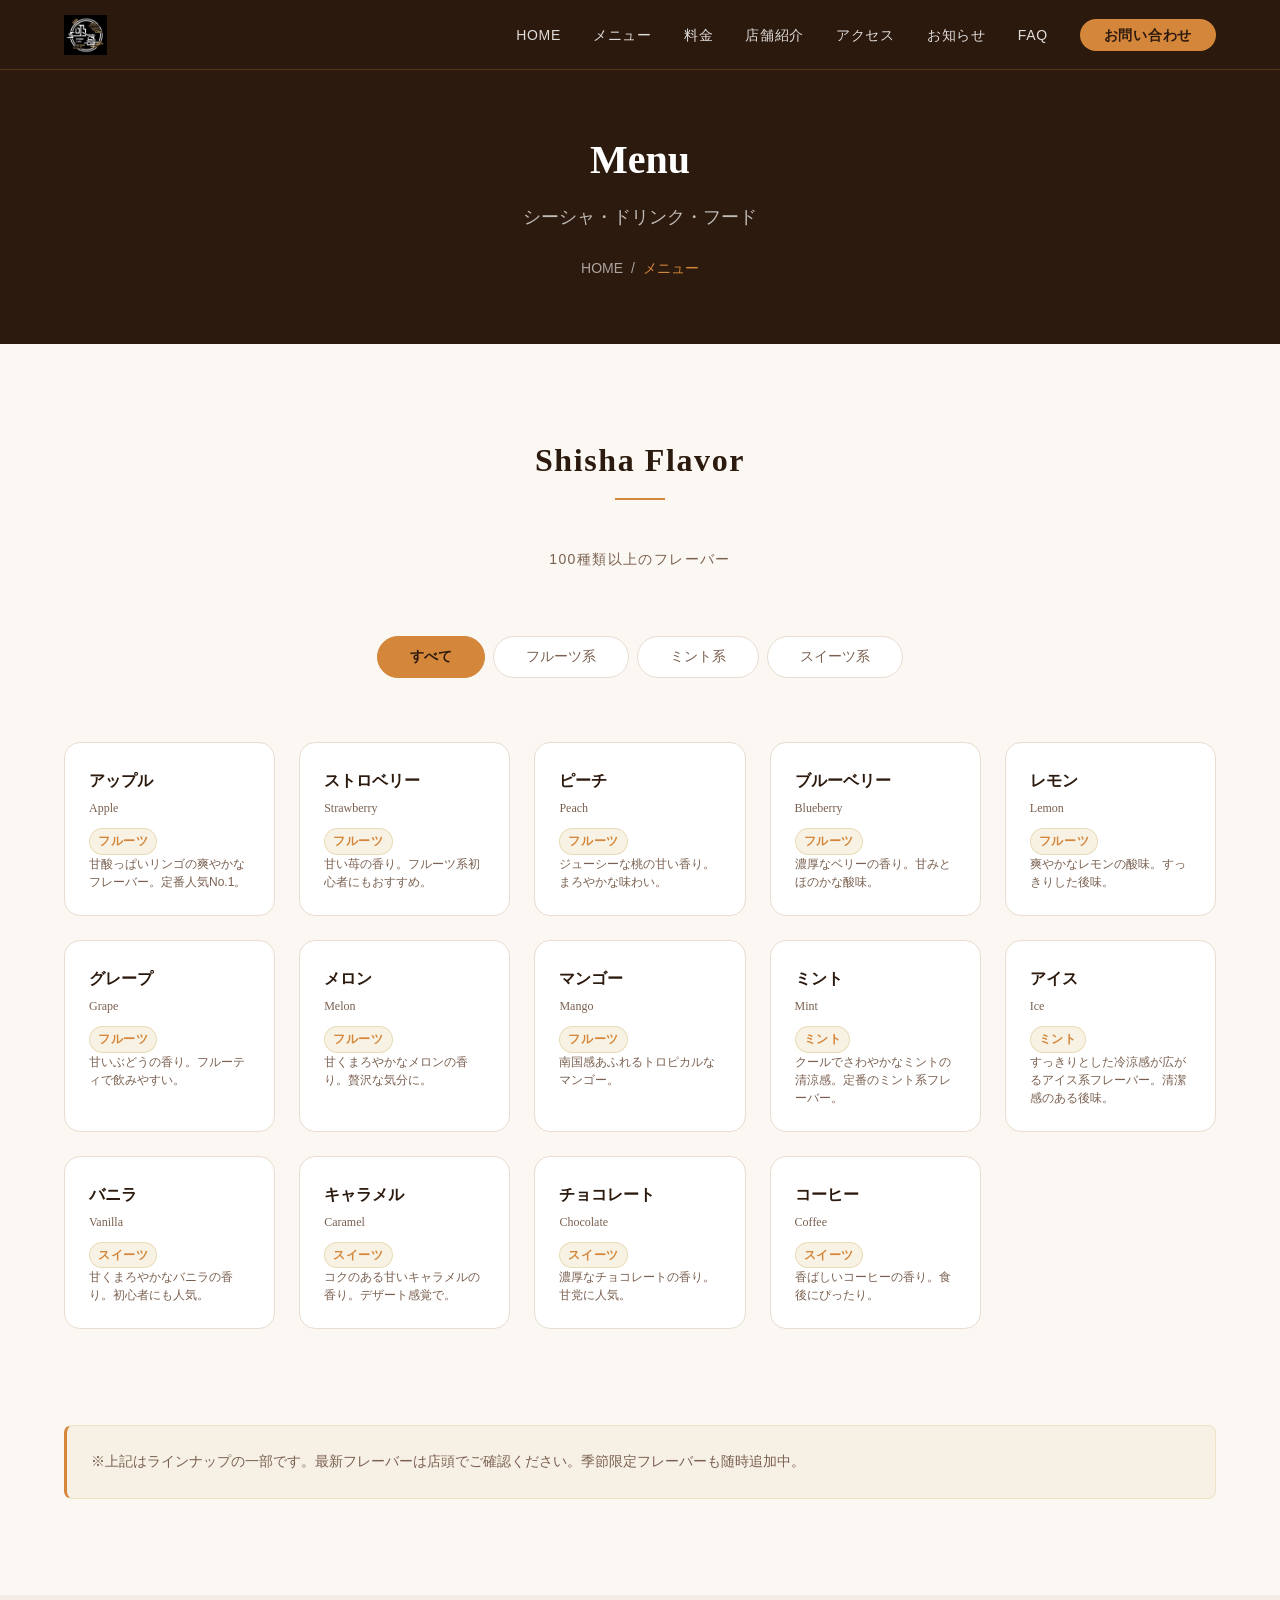
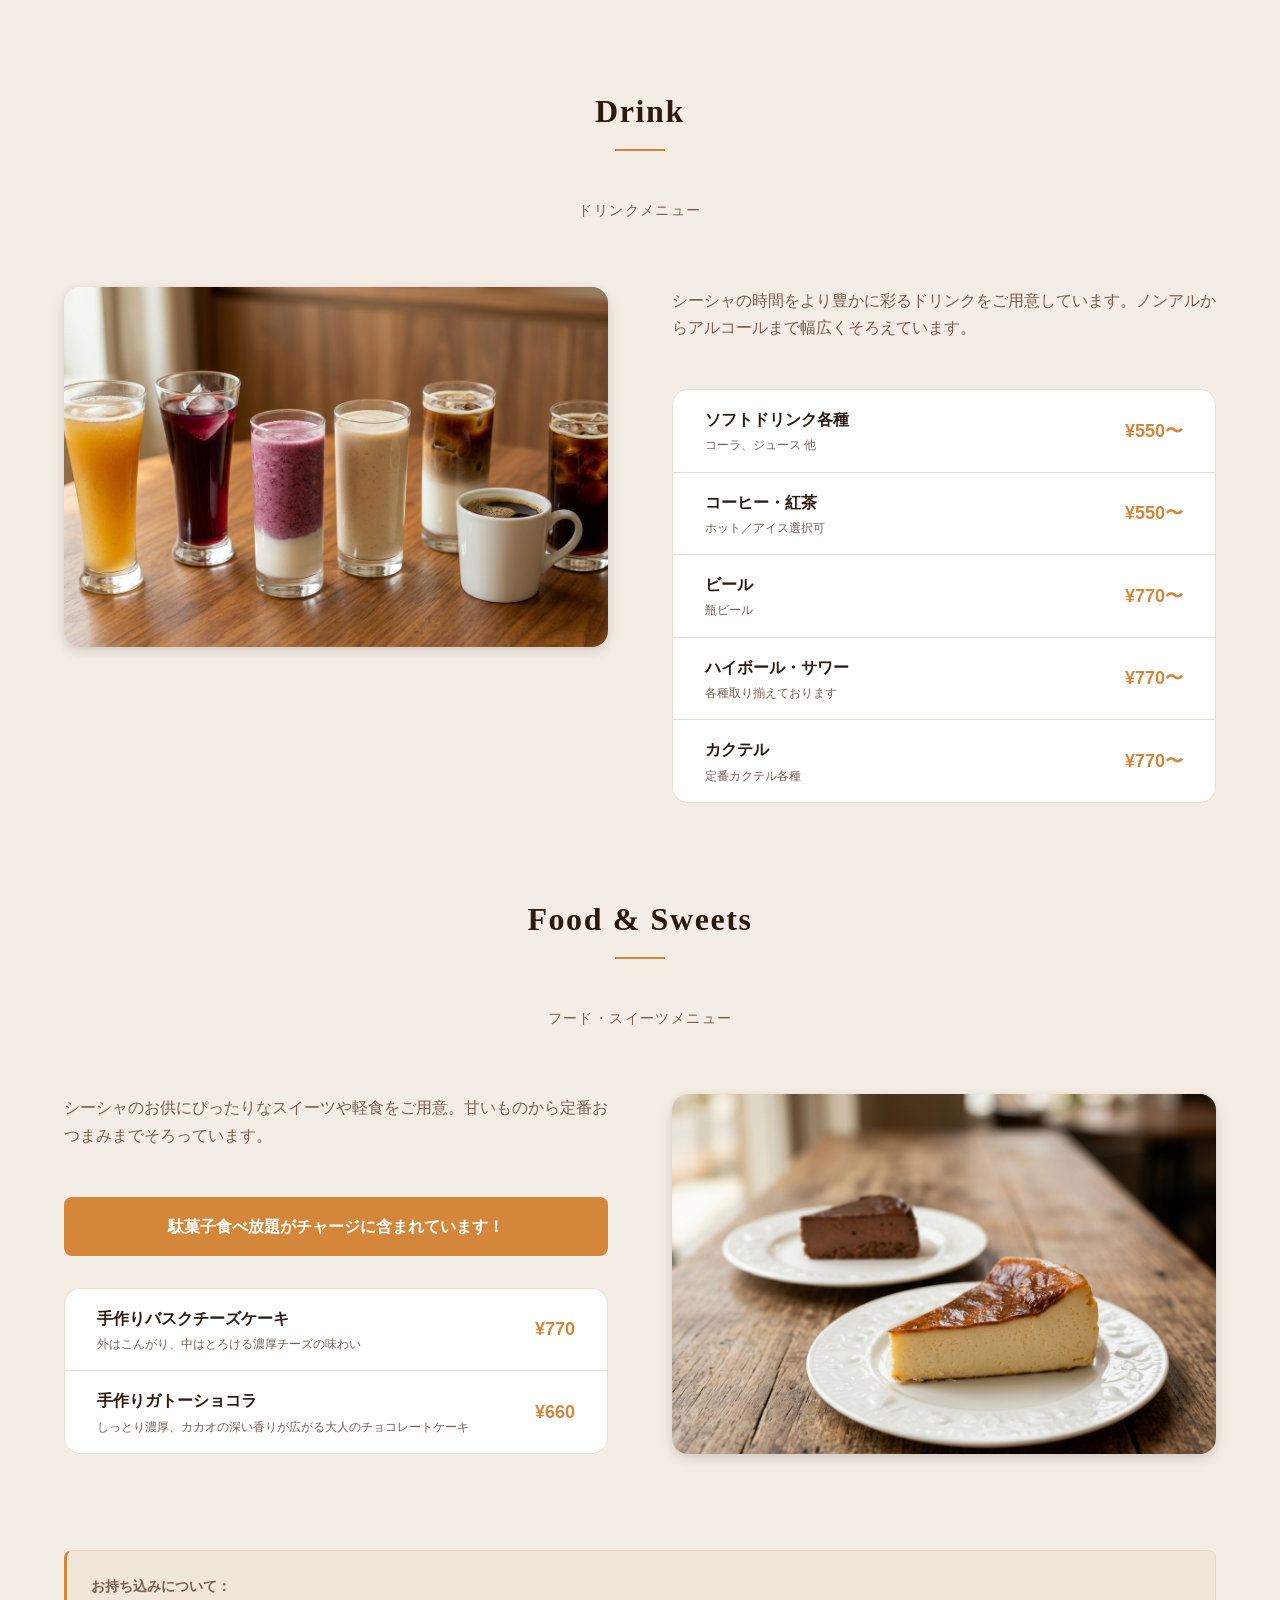
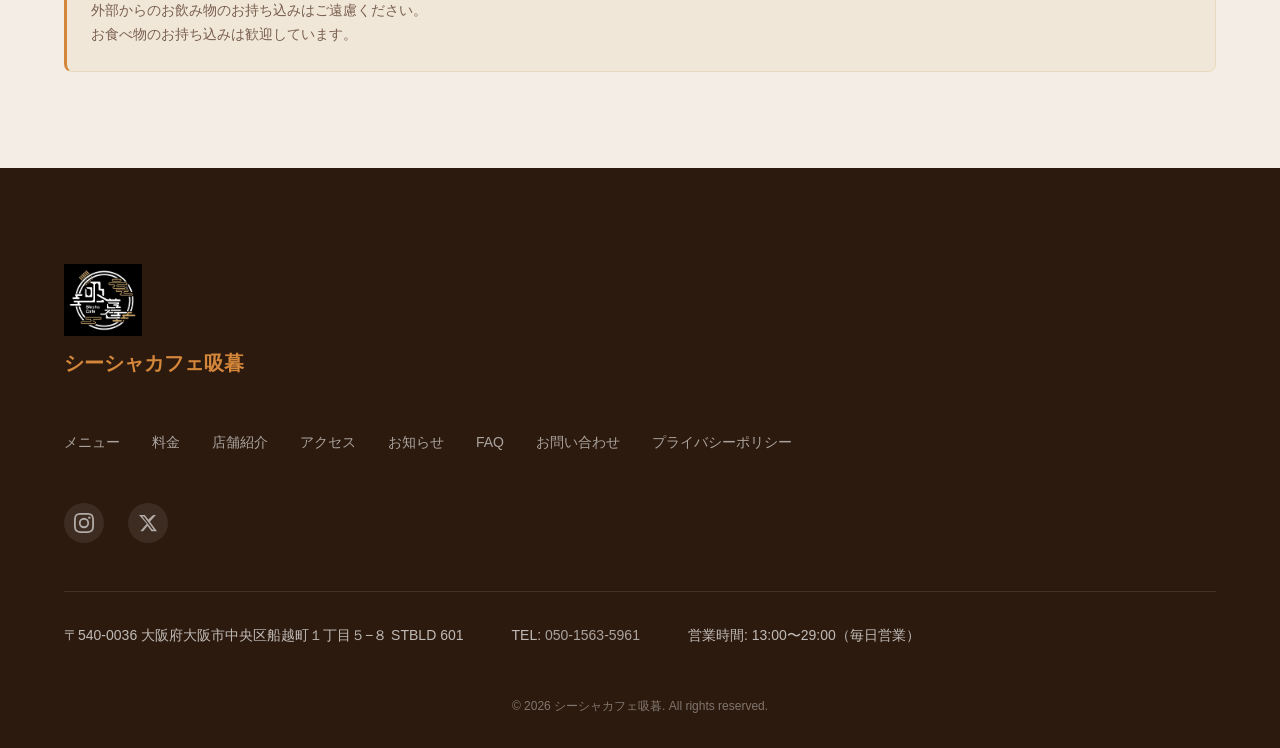
<file: menu/index.html>
<!DOCTYPE html>
<html lang="ja">
<head>
  <meta charset="UTF-8">
  <base href="/">

  <meta name="viewport" content="width=device-width, initial-scale=1.0">
  <title>メニュー - シーシャ100種以上・ドリンク・フード | Shisha Cafe Souq</title>
  <meta name="description" content="Shisha Cafe Souqのメニュー一覧。シーシャフレーバー100種以上（フルーツ・ミント・スイーツ系）、ドリンク、フードをご紹介。ノンニコチンフレーバーも豊富。">
  <link rel="canonical" href="https://shisha-souq.com/menu/">
  <meta property="og:title" content="メニュー | Shisha Cafe Souq">
  <meta property="og:type" content="website">
  <meta property="og:url" content="https://shisha-souq.com/menu/">
  <meta property="og:description" content="シーシャフレーバー100種以上。フルーツ・ミント・スイーツ系など多彩なラインナップ。ドリンク・フードメニューもご覧いただけます。">
  <meta property="og:image" content="https://shisha-souq.com/images/og-image.jpg">
  <meta property="og:site_name" content="シーシャカフェ吸暮">
  <meta name="twitter:card" content="summary_large_image">
  <meta name="twitter:image" content="https://shisha-souq.com/images/og-image.jpg">
  <script type="application/ld+json">
  {
    "@context": "https://schema.org",
    "@type": "BreadcrumbList",
    "itemListElement": [
      {"@type":"ListItem","position":1,"name":"HOME","item":"https://shisha-souq.com/"},
      {"@type":"ListItem","position":2,"name":"メニュー","item":"https://shisha-souq.com/menu/"}
    ]
  }
  </script>
  <link rel="stylesheet" href="css/reset.css">
  <link rel="stylesheet" href="css/variables.css">
  <link rel="stylesheet" href="css/base.css">
  <link rel="stylesheet" href="css/layout.css">
  <link rel="stylesheet" href="css/components.css">
  <link rel="stylesheet" href="css/pages/menu.css">
</head>
<body>

<header class="site-header">
  <div class="header-inner">
    <a href="./" class="site-logo"><img src="images/logo.png" alt="シーシャカフェ吸暮" class="header-logo-img"></a>
    <nav class="global-nav" id="globalNav" aria-label="グローバルナビゲーション">
      <button class="nav-close" aria-label="メニューを閉じる"></button>
      <ul>
        <li><a href="./">HOME</a></li>
        <li><a href="menu/" aria-current="page">メニュー</a></li>
        <li><a href="price/">料金</a></li>
        <li><a href="about/">店舗紹介</a></li>
        <li><a href="access/">アクセス</a></li>
        <li><a href="news/">お知らせ</a></li>
        <li><a href="faq/">FAQ</a></li>
        <li><a href="contact/" class="btn-reserve">お問い合わせ</a></li>
      </ul>
    </nav>
    <button class="hamburger" id="hamburger" aria-label="メニューを開く" aria-expanded="false"><span></span><span></span><span></span></button>
  </div>
</header>

<main>
  <div class="page-hero">
    <div class="container">
      <h1>Menu</h1>
      <p>シーシャ・ドリンク・フード</p>
      <nav class="breadcrumb" aria-label="パンくずリスト">
        <ol>
          <li><a href="./">HOME</a></li>
          <li><span>メニュー</span></li>
        </ol>
      </nav>
    </div>
  </div>

  <section class="section">
    <div class="container">
      <h2 class="section-title">Shisha Flavor</h2>
      <span class="gold-line"></span>
      <p class="section-subtitle">100種類以上のフレーバー</p>

      <div class="filter-bar" role="group" aria-label="フレーバーカテゴリ絞り込み">
        <button class="filter-btn active" data-filter="all">すべて</button>
        <button class="filter-btn" data-filter="fruit">フルーツ系</button>
        <button class="filter-btn" data-filter="mint">ミント系</button>
        <button class="filter-btn" data-filter="sweets">スイーツ系</button>
      </div>

      <div class="flavor-grid">
        <div class="flavor-card" data-category="fruit"><div class="flavor-name">アップル</div><div class="flavor-name-en">Apple</div><span class="badge badge-gold">フルーツ</span><p class="flavor-desc">甘酸っぱいリンゴの爽やかなフレーバー。定番人気No.1。</p></div>
        <div class="flavor-card" data-category="fruit"><div class="flavor-name">ストロベリー</div><div class="flavor-name-en">Strawberry</div><span class="badge badge-gold">フルーツ</span><p class="flavor-desc">甘い苺の香り。フルーツ系初心者にもおすすめ。</p></div>
        <div class="flavor-card" data-category="fruit"><div class="flavor-name">ピーチ</div><div class="flavor-name-en">Peach</div><span class="badge badge-gold">フルーツ</span><p class="flavor-desc">ジューシーな桃の甘い香り。まろやかな味わい。</p></div>
        <div class="flavor-card" data-category="fruit"><div class="flavor-name">ブルーベリー</div><div class="flavor-name-en">Blueberry</div><span class="badge badge-gold">フルーツ</span><p class="flavor-desc">濃厚なベリーの香り。甘みとほのかな酸味。</p></div>
        <div class="flavor-card" data-category="fruit"><div class="flavor-name">レモン</div><div class="flavor-name-en">Lemon</div><span class="badge badge-gold">フルーツ</span><p class="flavor-desc">爽やかなレモンの酸味。すっきりした後味。</p></div>
        <div class="flavor-card" data-category="fruit"><div class="flavor-name">グレープ</div><div class="flavor-name-en">Grape</div><span class="badge badge-gold">フルーツ</span><p class="flavor-desc">甘いぶどうの香り。フルーティで飲みやすい。</p></div>
        <div class="flavor-card" data-category="fruit"><div class="flavor-name">メロン</div><div class="flavor-name-en">Melon</div><span class="badge badge-gold">フルーツ</span><p class="flavor-desc">甘くまろやかなメロンの香り。贅沢な気分に。</p></div>
        <div class="flavor-card" data-category="fruit"><div class="flavor-name">マンゴー</div><div class="flavor-name-en">Mango</div><span class="badge badge-gold">フルーツ</span><p class="flavor-desc">南国感あふれるトロピカルなマンゴー。</p></div>

        <div class="flavor-card" data-category="mint"><div class="flavor-name">ミント</div><div class="flavor-name-en">Mint</div><span class="badge badge-gold">ミント</span><p class="flavor-desc">クールでさわやかなミントの清涼感。定番のミント系フレーバー。</p></div>
        <div class="flavor-card" data-category="mint"><div class="flavor-name">アイス</div><div class="flavor-name-en">Ice</div><span class="badge badge-gold">ミント</span><p class="flavor-desc">すっきりとした冷涼感が広がるアイス系フレーバー。清潔感のある後味。</p></div>

        <div class="flavor-card" data-category="sweets"><div class="flavor-name">バニラ</div><div class="flavor-name-en">Vanilla</div><span class="badge badge-gold">スイーツ</span><p class="flavor-desc">甘くまろやかなバニラの香り。初心者にも人気。</p></div>
        <div class="flavor-card" data-category="sweets"><div class="flavor-name">キャラメル</div><div class="flavor-name-en">Caramel</div><span class="badge badge-gold">スイーツ</span><p class="flavor-desc">コクのある甘いキャラメルの香り。デザート感覚で。</p></div>
        <div class="flavor-card" data-category="sweets"><div class="flavor-name">チョコレート</div><div class="flavor-name-en">Chocolate</div><span class="badge badge-gold">スイーツ</span><p class="flavor-desc">濃厚なチョコレートの香り。甘党に人気。</p></div>
        <div class="flavor-card" data-category="sweets"><div class="flavor-name">コーヒー</div><div class="flavor-name-en">Coffee</div><span class="badge badge-gold">スイーツ</span><p class="flavor-desc">香ばしいコーヒーの香り。食後にぴったり。</p></div>
      </div>

      <p class="notice">※上記はラインナップの一部です。最新フレーバーは店頭でご確認ください。季節限定フレーバーも随時追加中。</p>
    </div>
  </section>

  <section class="section section-bg-2">
    <div class="container">
      <h2 class="section-title">Drink</h2>
      <span class="gold-line"></span>
      <p class="section-subtitle">ドリンクメニュー</p>

      <div class="menu-drink-grid menu-content-grid">
        <img src="images/menu-drink.jpg" alt="ドリンクカウンター" class="menu-section-img">
        <div>
          <p class="menu-section-desc">シーシャの時間をより豊かに彩るドリンクをご用意しています。ノンアルからアルコールまで幅広くそろえています。</p>
          <div class="menu-list">
            <div class="menu-list-item">
              <div>
                <div class="menu-item-name">ソフトドリンク各種</div>
                <div class="menu-item-desc">コーラ、ジュース 他</div>
              </div>
              <div class="menu-item-price">¥550〜</div>
            </div>
            <div class="menu-list-item">
              <div>
                <div class="menu-item-name">コーヒー・紅茶</div>
                <div class="menu-item-desc">ホット／アイス選択可</div>
              </div>
              <div class="menu-item-price">¥550〜</div>
            </div>
            <div class="menu-list-item">
              <div>
                <div class="menu-item-name">ビール</div>
                <div class="menu-item-desc">瓶ビール</div>
              </div>
              <div class="menu-item-price">¥770〜</div>
            </div>
            <div class="menu-list-item">
              <div>
                <div class="menu-item-name">ハイボール・サワー</div>
                <div class="menu-item-desc">各種取り揃えております</div>
              </div>
              <div class="menu-item-price">¥770〜</div>
            </div>
            <div class="menu-list-item">
              <div>
                <div class="menu-item-name">カクテル</div>
                <div class="menu-item-desc">定番カクテル各種</div>
              </div>
              <div class="menu-item-price">¥770〜</div>
            </div>
          </div>
        </div>
      </div>

      <h2 class="section-title">Food &amp; Sweets</h2>
      <span class="gold-line"></span>
      <p class="section-subtitle">フード・スイーツメニュー</p>

      <div class="menu-food-grid menu-content-grid">
        <img src="images/menu-food.jpg" alt="スイーツ・フードメニュー" class="menu-section-img">
        <div>
          <p class="menu-section-desc">シーシャのお供にぴったりなスイーツや軽食をご用意。甘いものから定番おつまみまでそろっています。</p>
          <div class="menu-highlight-banner">
  駄菓子食べ放題がチャージに含まれています！
</div>
          <div class="menu-list">
            <div class="menu-list-item">
              <div>
                <div class="menu-item-name">手作りバスクチーズケーキ</div>
                <div class="menu-item-desc">外はこんがり、中はとろける濃厚チーズの味わい</div>
              </div>
              <div class="menu-item-price">¥770</div>
            </div>
            <div class="menu-list-item">
              <div>
                <div class="menu-item-name">手作りガトーショコラ</div>
                <div class="menu-item-desc">しっとり濃厚、カカオの深い香りが広がる大人のチョコレートケーキ</div>
              </div>
              <div class="menu-item-price">¥660</div>
            </div>
          </div>
        </div>
      </div>
      <div class="notice mt-3xl">
        <strong>お持ち込みについて：</strong><br>
        外部からのお飲み物のお持ち込みはご遠慮ください。<br>
        お食べ物のお持ち込みは歓迎しています。
      </div>
    </div>
  </section>
</main>

<footer class="site-footer">
  <div class="footer-inner">
    <div class="footer-logo"><img src="images/logo.png" alt="シーシャカフェ吸暮" class="footer-logo-img"><span>シーシャカフェ吸暮</span></div>
    <nav class="footer-nav" aria-label="フッターナビゲーション">
      <ul>
        <li><a href="menu/">メニュー</a></li><li><a href="price/">料金</a></li><li><a href="about/">店舗紹介</a></li>
        <li><a href="access/">アクセス</a></li><li><a href="news/">お知らせ</a></li><li><a href="faq/">FAQ</a></li>
        <li><a href="contact/">お問い合わせ</a></li><li><a href="privacy/">プライバシーポリシー</a></li>
      </ul>
    </nav>
    <div class="footer-sns">
      <a href="https://www.instagram.com/shisha_souq/" target="_blank" rel="noopener noreferrer" aria-label="Instagram">
        <svg xmlns="http://www.w3.org/2000/svg" width="20" height="20" viewBox="0 0 24 24" fill="currentColor"><path d="M12 2.163c3.204 0 3.584.012 4.85.07 3.252.148 4.771 1.691 4.919 4.919.058 1.265.069 1.645.069 4.849 0 3.205-.012 3.584-.069 4.849-.149 3.225-1.664 4.771-4.919 4.919-1.266.058-1.644.07-4.85.07-3.204 0-3.584-.012-4.849-.07-3.26-.149-4.771-1.699-4.919-4.92-.058-1.265-.07-1.644-.07-4.849 0-3.204.013-3.583.07-4.849.149-3.227 1.664-4.771 4.919-4.919 1.266-.057 1.645-.069 4.849-.069zM12 0C8.741 0 8.333.014 7.053.072 2.695.272.273 2.69.073 7.052.014 8.333 0 8.741 0 12c0 3.259.014 3.668.072 4.948.2 4.358 2.618 6.78 6.98 6.98C8.333 23.986 8.741 24 12 24c3.259 0 3.668-.014 4.948-.072 4.354-.2 6.782-2.618 6.979-6.98.059-1.28.073-1.689.073-4.948 0-3.259-.014-3.667-.072-4.947-.196-4.354-2.617-6.78-6.979-6.98C15.668.014 15.259 0 12 0zm0 5.838a6.162 6.162 0 100 12.324 6.162 6.162 0 000-12.324zM12 16a4 4 0 110-8 4 4 0 010 8zm6.406-11.845a1.44 1.44 0 100 2.881 1.44 1.44 0 000-2.881z"/></svg>
      </a>
      <a href="https://x.com/shisha_souq" target="_blank" rel="noopener noreferrer" aria-label="X（旧Twitter）">
        <svg xmlns="http://www.w3.org/2000/svg" width="20" height="20" viewBox="0 0 24 24" fill="currentColor"><path d="M18.244 2.25h3.308l-7.227 8.26 8.502 11.24H16.17l-4.714-6.231-5.401 6.231H2.746l7.73-8.835L1.254 2.25H8.08l4.253 5.622zm-1.161 17.52h1.833L7.084 4.126H5.117z"/></svg>
      </a>
    </div>
    <div class="footer-info">
      <p>〒540-0036 大阪府大阪市中央区船越町１丁目５−８ STBLD 601</p>
      <p>TEL: <a href="tel:05015635961">050-1563-5961</a></p>
      <p>営業時間: 13:00〜29:00（毎日営業）</p>
    </div>
    <p class="copyright">&copy; 2026 シーシャカフェ吸暮. All rights reserved.</p>
  </div>
</footer>

<script src="js/main.js"></script>
<script src="js/menu-filter.js"></script>
</body>
</html>
</file>
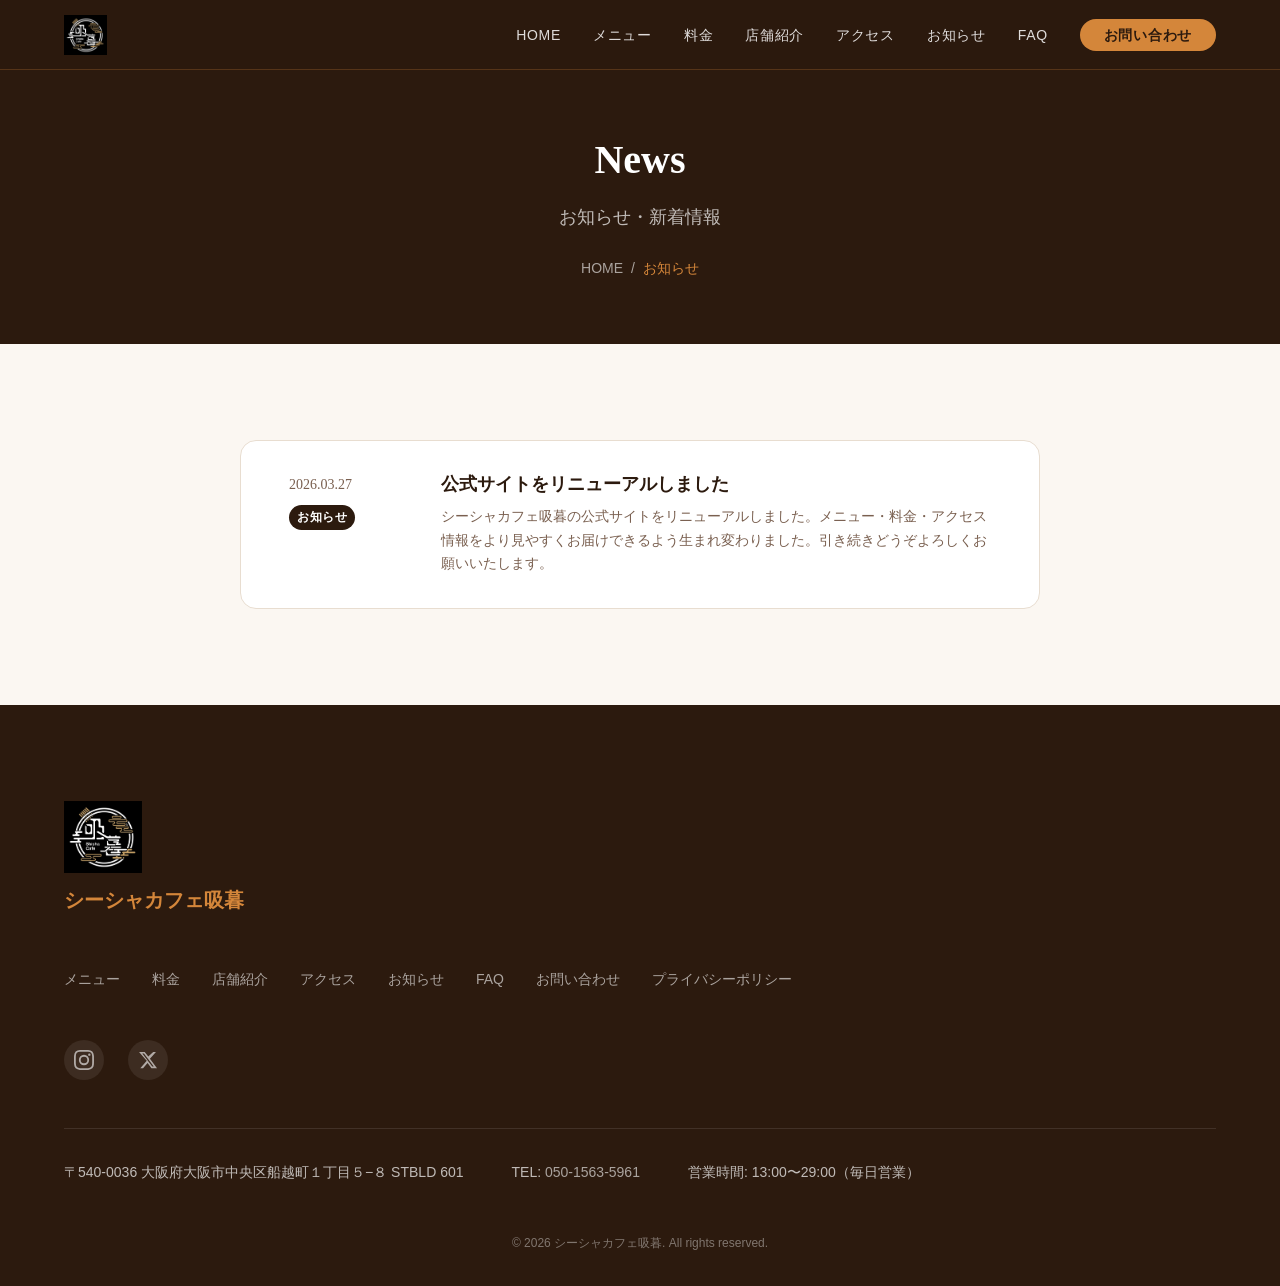
<file: news/index.html>
<!DOCTYPE html>
<html lang="ja">
<head>
  <meta charset="UTF-8">
  <base href="/">

  <meta name="viewport" content="width=device-width, initial-scale=1.0">
  <title>お知らせ・新着情報 | Shisha Cafe Souq</title>
  <meta name="description" content="Shisha Cafe Souqの最新情報。新フレーバー入荷、イベント、営業時間変更などをお知らせします。">
  <link rel="canonical" href="https://shisha-souq.com/news/">
  <meta property="og:title" content="お知らせ | Shisha Cafe Souq">
  <meta property="og:type" content="website">
  <meta property="og:url" content="https://shisha-souq.com/news/">
  <meta property="og:image" content="https://shisha-souq.com/images/og-image.jpg">
  <meta property="og:description" content="シーシャカフェ吸暮からのお知らせ・最新情報をお届けします。">
  <meta property="og:site_name" content="シーシャカフェ吸暮">
  <meta name="twitter:card" content="summary_large_image">
  <meta name="twitter:image" content="https://shisha-souq.com/images/og-image.jpg">
  <script type="application/ld+json">
  {"@context":"https://schema.org","@type":"BreadcrumbList","itemListElement":[
    {"@type":"ListItem","position":1,"name":"HOME","item":"https://shisha-souq.com/"},
    {"@type":"ListItem","position":2,"name":"お知らせ","item":"https://shisha-souq.com/news/"}
  ]}
  </script>
  <link rel="stylesheet" href="css/reset.css">
  <link rel="stylesheet" href="css/variables.css">
  <link rel="stylesheet" href="css/base.css">
  <link rel="stylesheet" href="css/layout.css">
  <link rel="stylesheet" href="css/components.css">
  <link rel="stylesheet" href="css/pages/news.css">
</head>
<body>

<header class="site-header">
  <div class="header-inner">
    <a href="./" class="site-logo"><img src="images/logo.png" alt="シーシャカフェ吸暮" class="header-logo-img"></a>
    <nav class="global-nav" id="globalNav" aria-label="グローバルナビゲーション">
      <button class="nav-close" aria-label="メニューを閉じる"></button>
      <ul>
        <li><a href="./">HOME</a></li><li><a href="menu/">メニュー</a></li><li><a href="price/">料金</a></li>
        <li><a href="about/">店舗紹介</a></li><li><a href="access/">アクセス</a></li>
        <li><a href="news/" aria-current="page">お知らせ</a></li>
        <li><a href="faq/">FAQ</a></li>
        <li><a href="contact/" class="btn-reserve">お問い合わせ</a></li>
      </ul>
    </nav>
    <button class="hamburger" id="hamburger" aria-label="メニューを開く" aria-expanded="false"><span></span><span></span><span></span></button>
  </div>
</header>

<main>
  <div class="page-hero">
    <div class="container">
      <h1>News</h1>
      <p>お知らせ・新着情報</p>
      <nav class="breadcrumb" aria-label="パンくずリスト">
        <ol>
          <li><a href="./">HOME</a></li>
          <li><span>お知らせ</span></li>
        </ol>
      </nav>
    </div>
  </div>

  <section class="section">
    <div class="container">
      <div class="news-article-list">

        <!--
        ===== お知らせの追加方法 =====
        以下のテンプレートをコピーして、このコメントの下に貼り付けてください。
        新しい記事は上に追加するほど、新しい順に表示されます。

        <article class="news-article">
          <div class="news-article-meta">
            <time class="news-article-date" datetime="YYYY-MM-DD">YYYY.MM.DD</time>
            <span class="badge badge-gold">カテゴリ名</span>
          </div>
          <div class="news-article-body">
            <h2>タイトルをここに</h2>
            <p>本文テキストをここに書いてください。</p>
          </div>
        </article>

        バッジの種類（badge-gold / badge-dark）:
        - badge-gold  → 新フレーバー・イベント・キャンペーン
        - badge-dark  → お知らせ・設備・その他
        ==========================
        -->

        <article class="news-article">
          <div class="news-article-meta">
            <time class="news-article-date" datetime="2026-03-27">2026.03.27</time>
            <span class="badge badge-dark">お知らせ</span>
          </div>
          <div class="news-article-body">
            <h2>公式サイトをリニューアルしました</h2>
            <p>シーシャカフェ吸暮の公式サイトをリニューアルしました。メニュー・料金・アクセス情報をより見やすくお届けできるよう生まれ変わりました。引き続きどうぞよろしくお願いいたします。</p>
          </div>
        </article>

      </div>
    </div>
  </section>
</main>

<footer class="site-footer">
  <div class="footer-inner">
    <div class="footer-logo"><img src="images/logo.png" alt="シーシャカフェ吸暮" class="footer-logo-img"><span>シーシャカフェ吸暮</span></div>
    <nav class="footer-nav" aria-label="フッターナビゲーション">
      <ul>
        <li><a href="menu/">メニュー</a></li><li><a href="price/">料金</a></li><li><a href="about/">店舗紹介</a></li>
        <li><a href="access/">アクセス</a></li><li><a href="news/">お知らせ</a></li><li><a href="faq/">FAQ</a></li>
        <li><a href="contact/">お問い合わせ</a></li><li><a href="privacy/">プライバシーポリシー</a></li>
      </ul>
    </nav>
    <div class="footer-sns">
      <a href="https://www.instagram.com/shisha_souq/" target="_blank" rel="noopener noreferrer" aria-label="Instagram">
        <svg xmlns="http://www.w3.org/2000/svg" width="20" height="20" viewBox="0 0 24 24" fill="currentColor"><path d="M12 2.163c3.204 0 3.584.012 4.85.07 3.252.148 4.771 1.691 4.919 4.919.058 1.265.069 1.645.069 4.849 0 3.205-.012 3.584-.069 4.849-.149 3.225-1.664 4.771-4.919 4.919-1.266.058-1.644.07-4.85.07-3.204 0-3.584-.012-4.849-.07-3.26-.149-4.771-1.699-4.919-4.92-.058-1.265-.07-1.644-.07-4.849 0-3.204.013-3.583.07-4.849.149-3.227 1.664-4.771 4.919-4.919 1.266-.057 1.645-.069 4.849-.069zM12 0C8.741 0 8.333.014 7.053.072 2.695.272.273 2.69.073 7.052.014 8.333 0 8.741 0 12c0 3.259.014 3.668.072 4.948.2 4.358 2.618 6.78 6.98 6.98C8.333 23.986 8.741 24 12 24c3.259 0 3.668-.014 4.948-.072 4.354-.2 6.782-2.618 6.979-6.98.059-1.28.073-1.689.073-4.948 0-3.259-.014-3.667-.072-4.947-.196-4.354-2.617-6.78-6.979-6.98C15.668.014 15.259 0 12 0zm0 5.838a6.162 6.162 0 100 12.324 6.162 6.162 0 000-12.324zM12 16a4 4 0 110-8 4 4 0 010 8zm6.406-11.845a1.44 1.44 0 100 2.881 1.44 1.44 0 000-2.881z"/></svg>
      </a>
      <a href="https://x.com/shisha_souq" target="_blank" rel="noopener noreferrer" aria-label="X（旧Twitter）">
        <svg xmlns="http://www.w3.org/2000/svg" width="20" height="20" viewBox="0 0 24 24" fill="currentColor"><path d="M18.244 2.25h3.308l-7.227 8.26 8.502 11.24H16.17l-4.714-6.231-5.401 6.231H2.746l7.73-8.835L1.254 2.25H8.08l4.253 5.622zm-1.161 17.52h1.833L7.084 4.126H5.117z"/></svg>
      </a>
    </div>
    <div class="footer-info">
      <p>〒540-0036 大阪府大阪市中央区船越町１丁目５−８ STBLD 601</p>
      <p>TEL: <a href="tel:05015635961">050-1563-5961</a></p>
      <p>営業時間: 13:00〜29:00（毎日営業）</p>
    </div>
    <p class="copyright">&copy; 2026 シーシャカフェ吸暮. All rights reserved.</p>
  </div>
</footer>
<script src="js/main.js"></script>
</body>
</html>
</file>
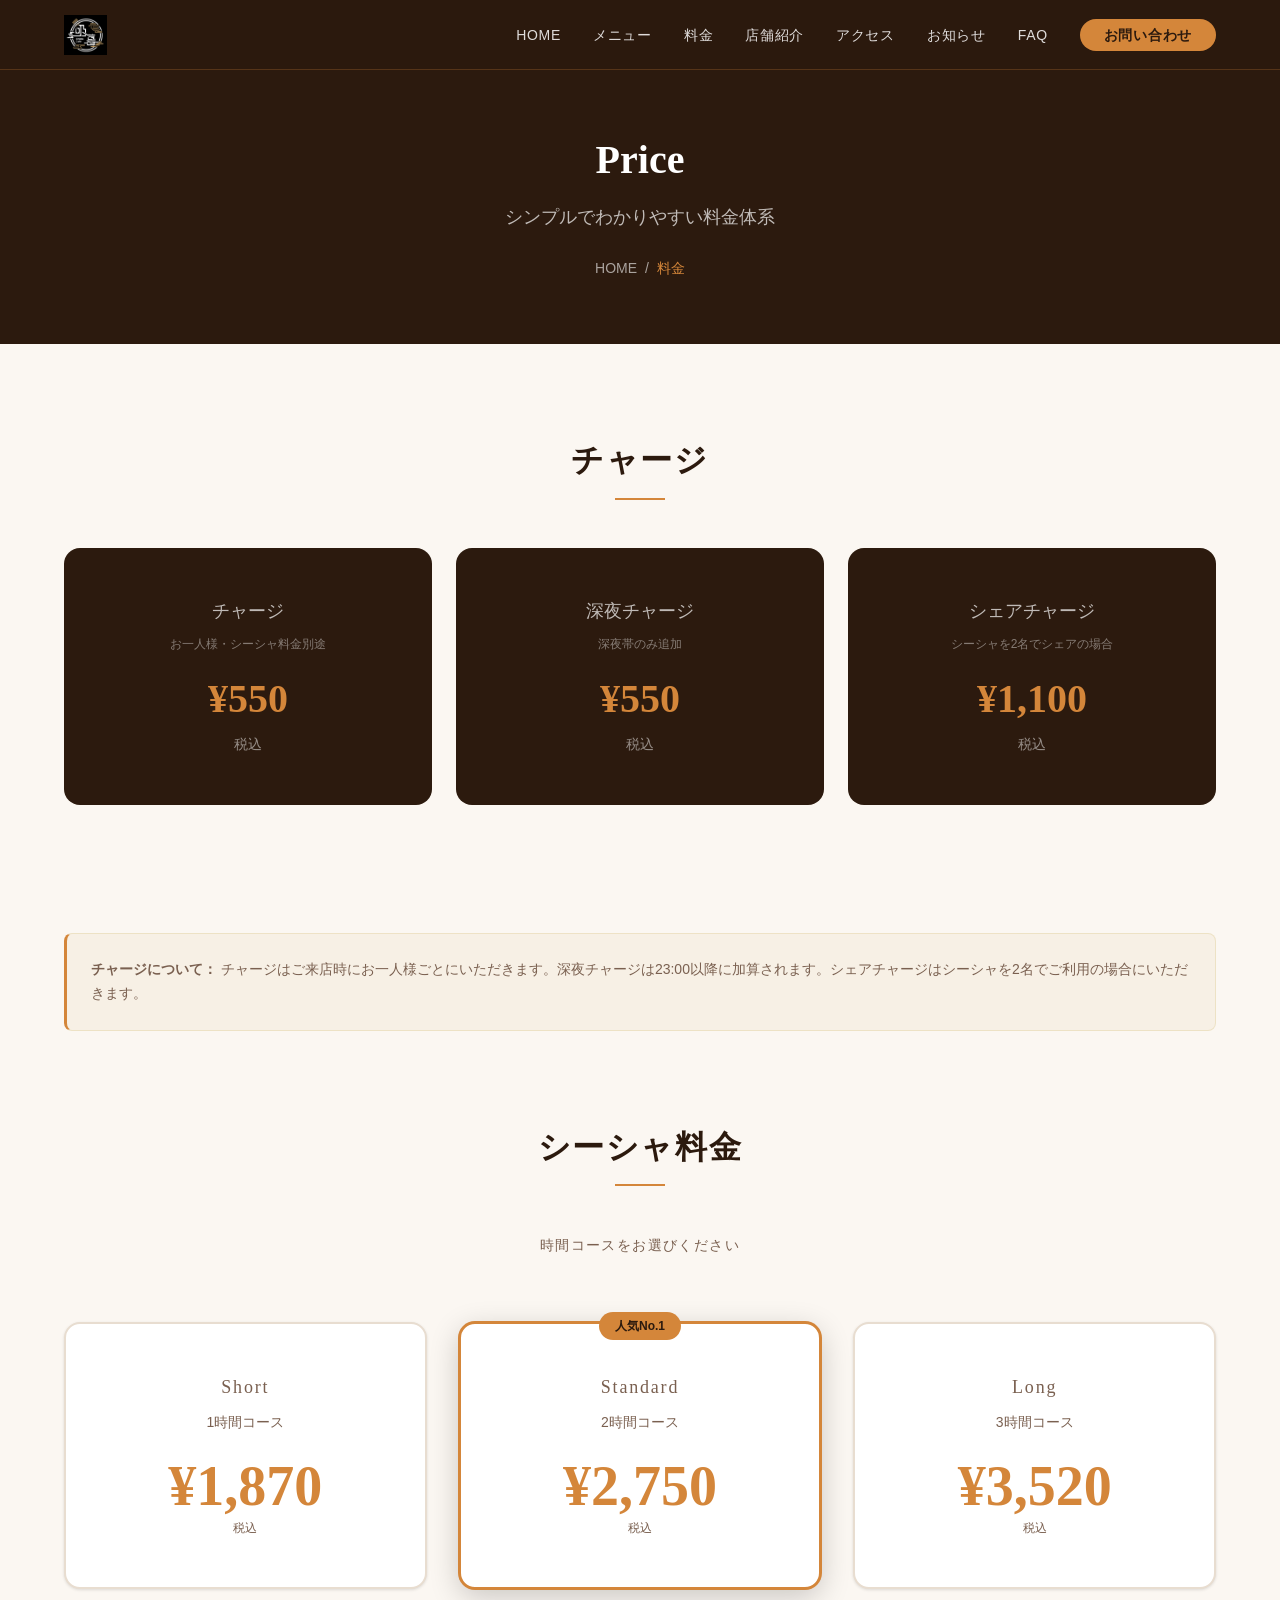
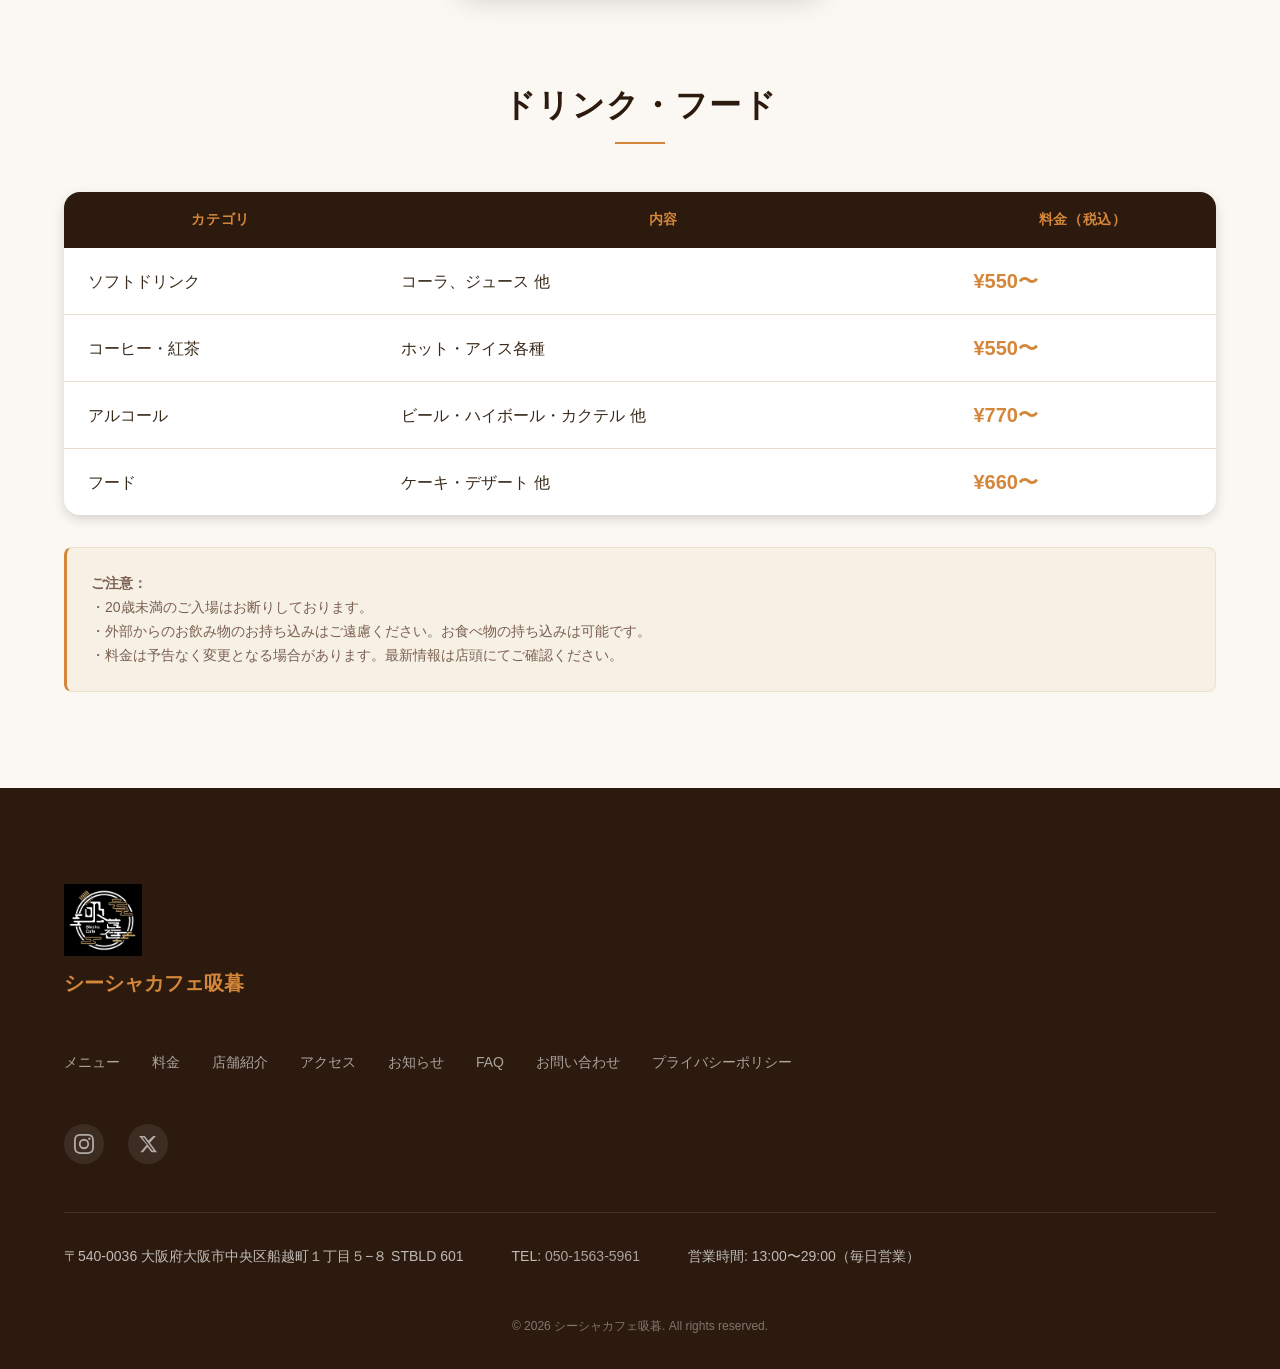
<file: price/index.html>
<!DOCTYPE html>
<html lang="ja">
<head>
  <meta charset="UTF-8">
  <base href="/">

  <meta name="viewport" content="width=device-width, initial-scale=1.0">
  <title>料金システム - シーシャカフェの利用料金 | Shisha Cafe Souq</title>
  <meta name="description" content="Shisha Cafe Souqの料金案内。入場料¥550、シーシャ1時間¥1,870〜。シンプルでわかりやすい料金体系。大阪・天満橋のシーシャカフェ。">
  <link rel="canonical" href="https://shisha-souq.com/price/">
  <meta property="og:title" content="料金 | Shisha Cafe Souq">
  <meta property="og:type" content="website">
  <meta property="og:url" content="https://shisha-souq.com/price/">
  <meta property="og:description" content="入場料¥550、シーシャ1時間¥1,870〜。シンプルでわかりやすい料金体系のシーシャカフェ。大阪・天満橋駅徒歩3分。">
  <meta property="og:image" content="https://shisha-souq.com/images/og-image.jpg">
  <meta property="og:site_name" content="シーシャカフェ吸暮">
  <meta name="twitter:card" content="summary_large_image">
  <meta name="twitter:image" content="https://shisha-souq.com/images/og-image.jpg">
  <script type="application/ld+json">
  {"@context":"https://schema.org","@type":"BreadcrumbList","itemListElement":[
    {"@type":"ListItem","position":1,"name":"HOME","item":"https://shisha-souq.com/"},
    {"@type":"ListItem","position":2,"name":"料金","item":"https://shisha-souq.com/price/"}
  ]}
  </script>
  <link rel="stylesheet" href="css/reset.css">
  <link rel="stylesheet" href="css/variables.css">
  <link rel="stylesheet" href="css/base.css">
  <link rel="stylesheet" href="css/layout.css">
  <link rel="stylesheet" href="css/components.css">
  <link rel="stylesheet" href="css/pages/price.css">
</head>
<body>

<header class="site-header">
  <div class="header-inner">
    <a href="./" class="site-logo"><img src="images/logo.png" alt="シーシャカフェ吸暮" class="header-logo-img"></a>
    <nav class="global-nav" id="globalNav" aria-label="グローバルナビゲーション">
      <button class="nav-close" aria-label="メニューを閉じる"></button>
      <ul>
        <li><a href="./">HOME</a></li><li><a href="menu/">メニュー</a></li>
        <li><a href="price/" aria-current="page">料金</a></li>
        <li><a href="about/">店舗紹介</a></li><li><a href="access/">アクセス</a></li>
        <li><a href="news/">お知らせ</a></li><li><a href="faq/">FAQ</a></li>
        <li><a href="contact/" class="btn-reserve">お問い合わせ</a></li>
      </ul>
    </nav>
    <button class="hamburger" id="hamburger" aria-label="メニューを開く" aria-expanded="false"><span></span><span></span><span></span></button>
  </div>
</header>

<main>
  <div class="page-hero">
    <div class="container">
      <h1>Price</h1>
      <p>シンプルでわかりやすい料金体系</p>
      <nav class="breadcrumb" aria-label="パンくずリスト">
        <ol>
          <li><a href="./">HOME</a></li>
          <li><span>料金</span></li>
        </ol>
      </nav>
    </div>
  </div>

  <section class="section">
    <div class="container">
      <h2 class="section-title">チャージ</h2>
      <span class="gold-line"></span>
      <div class="charge-grid">
        <div class="admission-box admission-box--column">
          <div><div class="label">チャージ<br><small class="charge-sub">お一人様・シーシャ料金別途</small></div></div>
          <div><div class="amount">¥550</div><div class="charge-tax">税込</div></div>
        </div>
        <div class="admission-box admission-box--column">
          <div><div class="label">深夜チャージ<br><small class="charge-sub">深夜帯のみ追加</small></div></div>
          <div><div class="amount">¥550</div><div class="charge-tax">税込</div></div>
        </div>
        <div class="admission-box admission-box--column">
          <div><div class="label">シェアチャージ<br><small class="charge-sub">シーシャを2名でシェアの場合</small></div></div>
          <div><div class="amount">¥1,100</div><div class="charge-tax">税込</div></div>
        </div>
      </div>
      <div class="charge-notice">
        <div class="notice">
          <strong>チャージについて：</strong> チャージはご来店時にお一人様ごとにいただきます。深夜チャージは23:00以降に加算されます。シェアチャージはシーシャを2名でご利用の場合にいただきます。
        </div>
      </div>

      <h2 class="section-title">シーシャ料金</h2>
      <span class="gold-line"></span>
      <p class="section-subtitle">時間コースをお選びください</p>
      <div class="price-cards">
        <div class="price-card">
          <div class="price-card-name">Short</div>
          <div class="price-card-time">1時間コース</div>
          <div class="price-card-amount">¥1,870</div>
          <div class="price-card-tax">税込</div>
        </div>
        <div class="price-card featured">
          <div class="price-card-badge">人気No.1</div>
          <div class="price-card-name">Standard</div>
          <div class="price-card-time">2時間コース</div>
          <div class="price-card-amount">¥2,750</div>
          <div class="price-card-tax">税込</div>
        </div>
        <div class="price-card">
          <div class="price-card-name">Long</div>
          <div class="price-card-time">3時間コース</div>
          <div class="price-card-amount">¥3,520</div>
          <div class="price-card-tax">税込</div>
        </div>
      </div>

      <h2 class="section-title">ドリンク・フード</h2>
      <span class="gold-line"></span>
      <table class="price-table">
        <thead>
          <tr><th>カテゴリ</th><th>内容</th><th>料金（税込）</th></tr>
        </thead>
        <tbody>
          <tr><td>ソフトドリンク</td><td>コーラ、ジュース 他</td><td class="price-amount">¥550〜</td></tr>
          <tr><td>コーヒー・紅茶</td><td>ホット・アイス各種</td><td class="price-amount">¥550〜</td></tr>
          <tr><td>アルコール</td><td>ビール・ハイボール・カクテル 他</td><td class="price-amount">¥770〜</td></tr>
          <tr><td>フード</td><td>ケーキ・デザート 他</td><td class="price-amount">¥660〜</td></tr>
        </tbody>
      </table>

      <div class="notice mt-xl">
        <strong>ご注意：</strong><br>
        ・20歳未満のご入場はお断りしております。<br>
        ・外部からのお飲み物のお持ち込みはご遠慮ください。お食べ物の持ち込みは可能です。<br>
        ・料金は予告なく変更となる場合があります。最新情報は店頭にてご確認ください。
      </div>
    </div>
  </section>
</main>

<footer class="site-footer">
  <div class="footer-inner">
    <div class="footer-logo"><img src="images/logo.png" alt="シーシャカフェ吸暮" class="footer-logo-img"><span>シーシャカフェ吸暮</span></div>
    <nav class="footer-nav" aria-label="フッターナビゲーション">
      <ul>
        <li><a href="menu/">メニュー</a></li><li><a href="price/">料金</a></li><li><a href="about/">店舗紹介</a></li>
        <li><a href="access/">アクセス</a></li><li><a href="news/">お知らせ</a></li><li><a href="faq/">FAQ</a></li>
        <li><a href="contact/">お問い合わせ</a></li><li><a href="privacy/">プライバシーポリシー</a></li>
      </ul>
    </nav>
    <div class="footer-sns">
      <a href="https://www.instagram.com/shisha_souq/" target="_blank" rel="noopener noreferrer" aria-label="Instagram">
        <svg xmlns="http://www.w3.org/2000/svg" width="20" height="20" viewBox="0 0 24 24" fill="currentColor"><path d="M12 2.163c3.204 0 3.584.012 4.85.07 3.252.148 4.771 1.691 4.919 4.919.058 1.265.069 1.645.069 4.849 0 3.205-.012 3.584-.069 4.849-.149 3.225-1.664 4.771-4.919 4.919-1.266.058-1.644.07-4.85.07-3.204 0-3.584-.012-4.849-.07-3.26-.149-4.771-1.699-4.919-4.92-.058-1.265-.07-1.644-.07-4.849 0-3.204.013-3.583.07-4.849.149-3.227 1.664-4.771 4.919-4.919 1.266-.057 1.645-.069 4.849-.069zM12 0C8.741 0 8.333.014 7.053.072 2.695.272.273 2.69.073 7.052.014 8.333 0 8.741 0 12c0 3.259.014 3.668.072 4.948.2 4.358 2.618 6.78 6.98 6.98C8.333 23.986 8.741 24 12 24c3.259 0 3.668-.014 4.948-.072 4.354-.2 6.782-2.618 6.979-6.98.059-1.28.073-1.689.073-4.948 0-3.259-.014-3.667-.072-4.947-.196-4.354-2.617-6.78-6.979-6.98C15.668.014 15.259 0 12 0zm0 5.838a6.162 6.162 0 100 12.324 6.162 6.162 0 000-12.324zM12 16a4 4 0 110-8 4 4 0 010 8zm6.406-11.845a1.44 1.44 0 100 2.881 1.44 1.44 0 000-2.881z"/></svg>
      </a>
      <a href="https://x.com/shisha_souq" target="_blank" rel="noopener noreferrer" aria-label="X（旧Twitter）">
        <svg xmlns="http://www.w3.org/2000/svg" width="20" height="20" viewBox="0 0 24 24" fill="currentColor"><path d="M18.244 2.25h3.308l-7.227 8.26 8.502 11.24H16.17l-4.714-6.231-5.401 6.231H2.746l7.73-8.835L1.254 2.25H8.08l4.253 5.622zm-1.161 17.52h1.833L7.084 4.126H5.117z"/></svg>
      </a>
    </div>
    <div class="footer-info">
      <p>〒540-0036 大阪府大阪市中央区船越町１丁目５−８ STBLD 601</p>
      <p>TEL: <a href="tel:05015635961">050-1563-5961</a></p>
      <p>営業時間: 13:00〜29:00（毎日営業）</p>
    </div>
    <p class="copyright">&copy; 2026 シーシャカフェ吸暮. All rights reserved.</p>
  </div>
</footer>
<script src="js/main.js"></script>
</body>
</html>
</file>
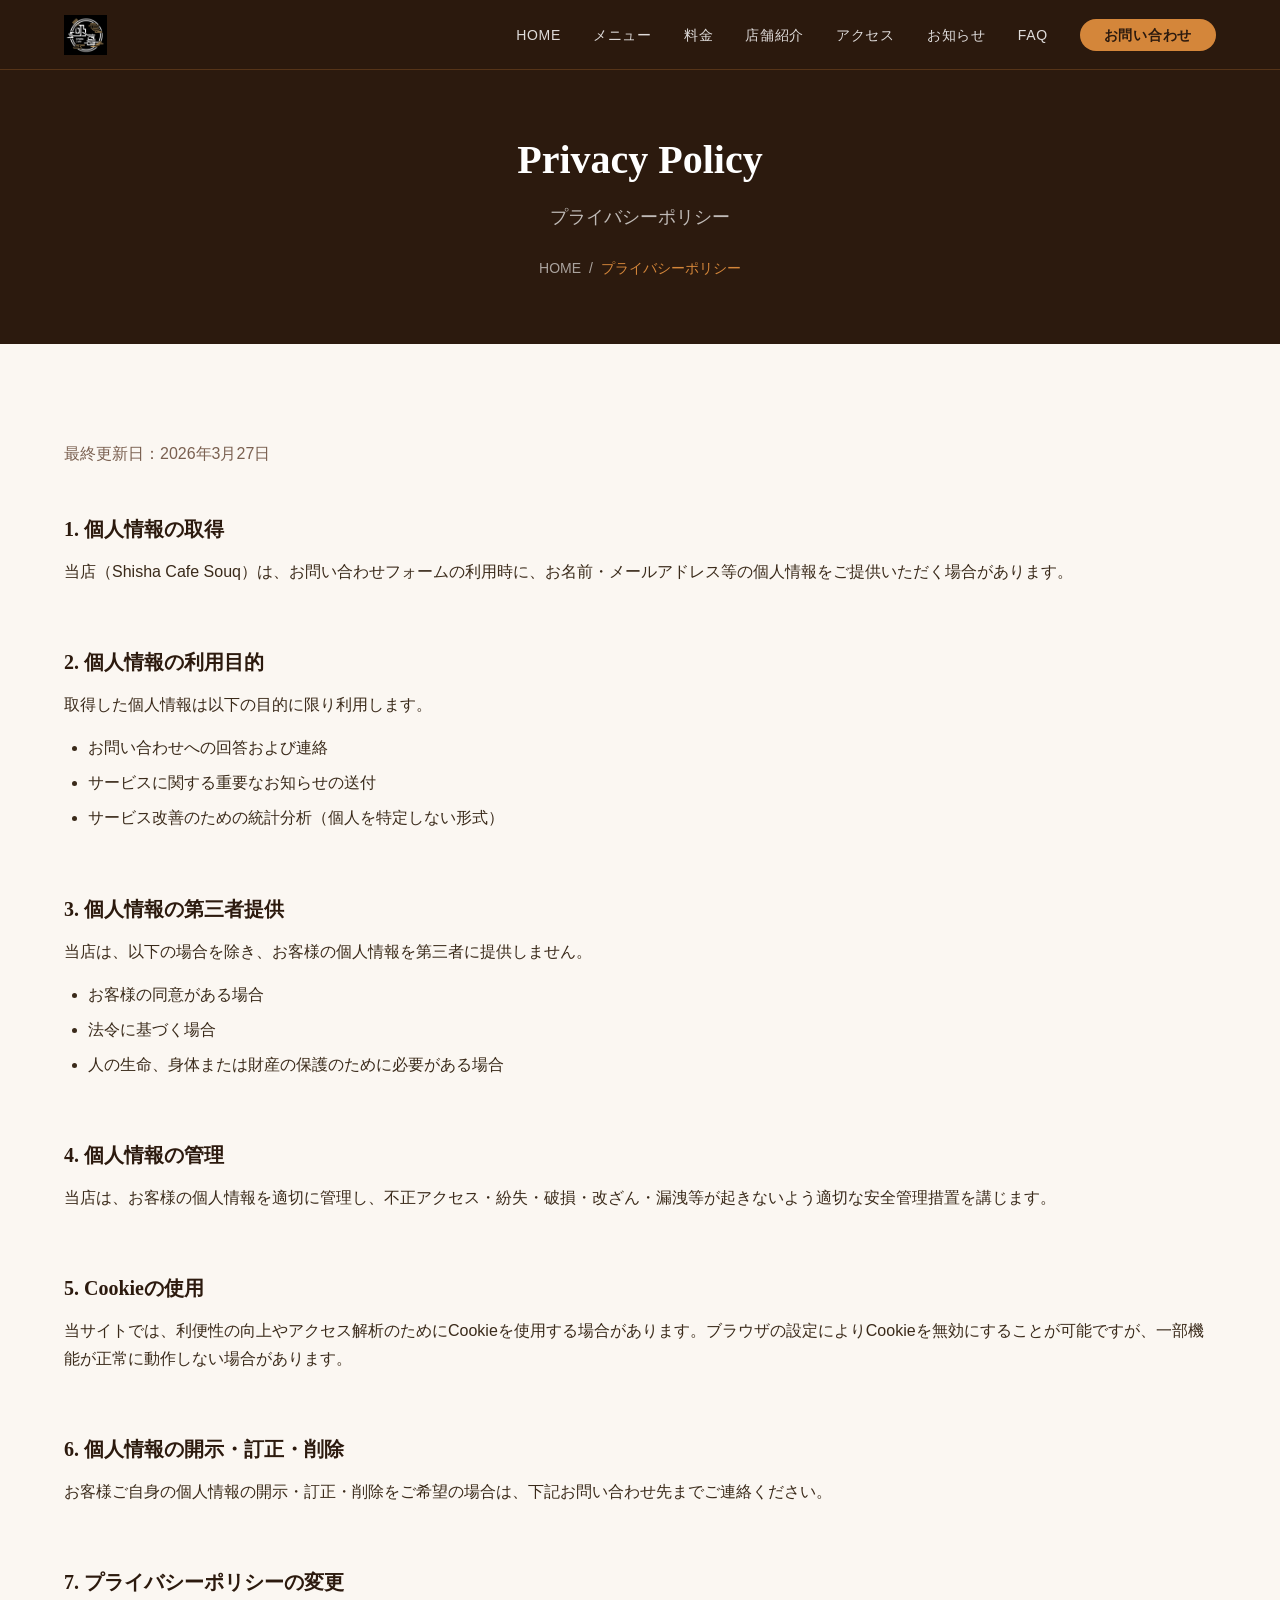
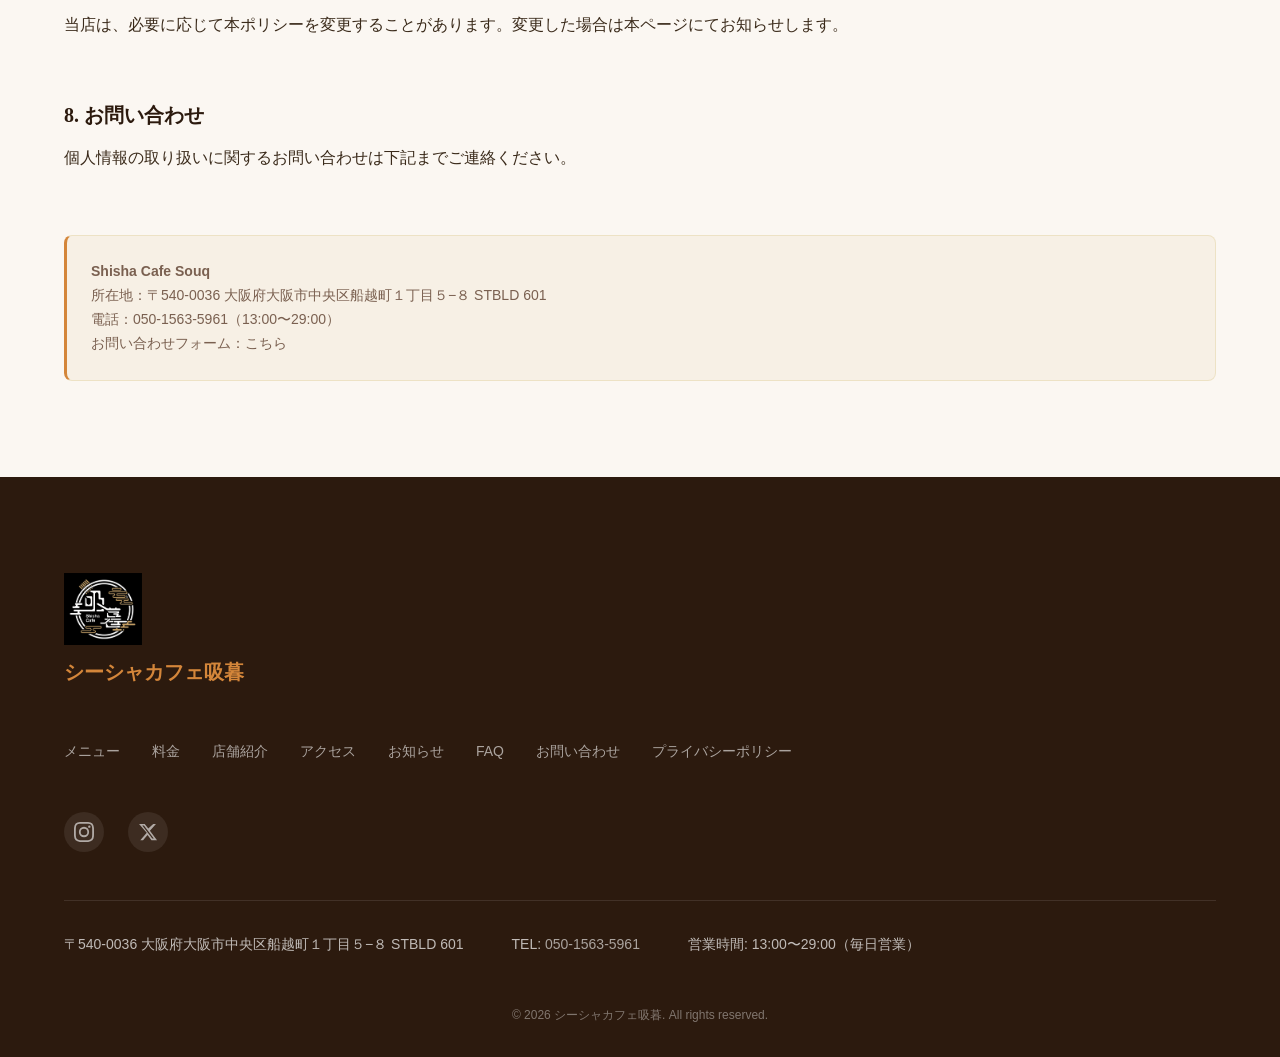
<file: privacy/index.html>
<!DOCTYPE html>
<html lang="ja">
<head>
  <meta charset="UTF-8">
  <base href="/">

  <meta name="viewport" content="width=device-width, initial-scale=1.0">
  <title>プライバシーポリシー | Shisha Cafe Souq</title>
  <meta name="description" content="Shisha Cafe Souqのプライバシーポリシー。個人情報の取り扱いについてご説明します。">
  <link rel="canonical" href="https://shisha-souq.com/privacy/">
  <meta name="robots" content="noindex,follow">
  <meta property="og:site_name" content="シーシャカフェ吸暮">
  <meta name="twitter:image" content="https://shisha-souq.com/images/og-image.jpg">
  <link rel="stylesheet" href="css/reset.css">
  <link rel="stylesheet" href="css/variables.css">
  <link rel="stylesheet" href="css/base.css">
  <link rel="stylesheet" href="css/layout.css">
  <link rel="stylesheet" href="css/components.css">
  <link rel="stylesheet" href="css/pages/privacy.css">
</head>
<body>

<header class="site-header">
  <div class="header-inner">
    <a href="./" class="site-logo"><img src="images/logo.png" alt="シーシャカフェ吸暮" class="header-logo-img"></a>
    <nav class="global-nav" id="globalNav" aria-label="グローバルナビゲーション">
      <button class="nav-close" aria-label="メニューを閉じる"></button>
      <ul>
        <li><a href="./">HOME</a></li><li><a href="menu/">メニュー</a></li><li><a href="price/">料金</a></li>
        <li><a href="about/">店舗紹介</a></li><li><a href="access/">アクセス</a></li><li><a href="news/">お知らせ</a></li>
        <li><a href="faq/">FAQ</a></li>
        <li><a href="contact/" class="btn-reserve">お問い合わせ</a></li>
      </ul>
    </nav>
    <button class="hamburger" id="hamburger" aria-label="メニューを開く" aria-expanded="false"><span></span><span></span><span></span></button>
  </div>
</header>

<main>
  <div class="page-hero">
    <div class="container">
      <h1>Privacy Policy</h1>
      <p>プライバシーポリシー</p>
      <nav class="breadcrumb" aria-label="パンくずリスト">
        <ol>
          <li><a href="./">HOME</a></li>
          <li><span>プライバシーポリシー</span></li>
        </ol>
      </nav>
    </div>
  </div>

  <section class="section">
    <div class="container container-narrow">
      <p class="privacy-updated">最終更新日：2026年3月27日</p>

      <div class="privacy-sections">
        <div class="privacy-section">
          <h2>1. 個人情報の取得</h2>
          <p>当店（Shisha Cafe Souq）は、お問い合わせフォームの利用時に、お名前・メールアドレス等の個人情報をご提供いただく場合があります。</p>
        </div>

        <div class="privacy-section">
          <h2>2. 個人情報の利用目的</h2>
          <p>取得した個人情報は以下の目的に限り利用します。</p>
          <ul class="privacy-list">
            <li>お問い合わせへの回答および連絡</li>
            <li>サービスに関する重要なお知らせの送付</li>
            <li>サービス改善のための統計分析（個人を特定しない形式）</li>
          </ul>
        </div>

        <div class="privacy-section">
          <h2>3. 個人情報の第三者提供</h2>
          <p>当店は、以下の場合を除き、お客様の個人情報を第三者に提供しません。</p>
          <ul class="privacy-list">
            <li>お客様の同意がある場合</li>
            <li>法令に基づく場合</li>
            <li>人の生命、身体または財産の保護のために必要がある場合</li>
          </ul>
        </div>

        <div class="privacy-section">
          <h2>4. 個人情報の管理</h2>
          <p>当店は、お客様の個人情報を適切に管理し、不正アクセス・紛失・破損・改ざん・漏洩等が起きないよう適切な安全管理措置を講じます。</p>
        </div>

        <div class="privacy-section">
          <h2>5. Cookieの使用</h2>
          <p>当サイトでは、利便性の向上やアクセス解析のためにCookieを使用する場合があります。ブラウザの設定によりCookieを無効にすることが可能ですが、一部機能が正常に動作しない場合があります。</p>
        </div>

        <div class="privacy-section">
          <h2>6. 個人情報の開示・訂正・削除</h2>
          <p>お客様ご自身の個人情報の開示・訂正・削除をご希望の場合は、下記お問い合わせ先までご連絡ください。</p>
        </div>

        <div class="privacy-section">
          <h2>7. プライバシーポリシーの変更</h2>
          <p>当店は、必要に応じて本ポリシーを変更することがあります。変更した場合は本ページにてお知らせします。</p>
        </div>

        <div class="privacy-section">
          <h2>8. お問い合わせ</h2>
          <p>個人情報の取り扱いに関するお問い合わせは下記までご連絡ください。</p>
          <div class="notice mt-3xl">
            <strong>Shisha Cafe Souq</strong><br>
            所在地：〒540-0036 大阪府大阪市中央区船越町１丁目５−８ STBLD 601<br>
            電話：<a href="tel:05015635961">050-1563-5961</a>（13:00〜29:00）<br>
            お問い合わせフォーム：<a href="contact/">こちら</a>
          </div>
        </div>
      </div>
    </div>
  </section>
</main>

<footer class="site-footer">
  <div class="footer-inner">
    <div class="footer-logo"><img src="images/logo.png" alt="シーシャカフェ吸暮" class="footer-logo-img"><span>シーシャカフェ吸暮</span></div>
    <nav class="footer-nav" aria-label="フッターナビゲーション">
      <ul>
        <li><a href="menu/">メニュー</a></li><li><a href="price/">料金</a></li><li><a href="about/">店舗紹介</a></li>
        <li><a href="access/">アクセス</a></li><li><a href="news/">お知らせ</a></li><li><a href="faq/">FAQ</a></li>
        <li><a href="contact/">お問い合わせ</a></li><li><a href="privacy/">プライバシーポリシー</a></li>
      </ul>
    </nav>
    <div class="footer-sns">
      <a href="https://www.instagram.com/shisha_souq/" target="_blank" rel="noopener noreferrer" aria-label="Instagram">
        <svg xmlns="http://www.w3.org/2000/svg" width="20" height="20" viewBox="0 0 24 24" fill="currentColor"><path d="M12 2.163c3.204 0 3.584.012 4.85.07 3.252.148 4.771 1.691 4.919 4.919.058 1.265.069 1.645.069 4.849 0 3.205-.012 3.584-.069 4.849-.149 3.225-1.664 4.771-4.919 4.919-1.266.058-1.644.07-4.85.07-3.204 0-3.584-.012-4.849-.07-3.26-.149-4.771-1.699-4.919-4.92-.058-1.265-.07-1.644-.07-4.849 0-3.204.013-3.583.07-4.849.149-3.227 1.664-4.771 4.919-4.919 1.266-.057 1.645-.069 4.849-.069zM12 0C8.741 0 8.333.014 7.053.072 2.695.272.273 2.69.073 7.052.014 8.333 0 8.741 0 12c0 3.259.014 3.668.072 4.948.2 4.358 2.618 6.78 6.98 6.98C8.333 23.986 8.741 24 12 24c3.259 0 3.668-.014 4.948-.072 4.354-.2 6.782-2.618 6.979-6.98.059-1.28.073-1.689.073-4.948 0-3.259-.014-3.667-.072-4.947-.196-4.354-2.617-6.78-6.979-6.98C15.668.014 15.259 0 12 0zm0 5.838a6.162 6.162 0 100 12.324 6.162 6.162 0 000-12.324zM12 16a4 4 0 110-8 4 4 0 010 8zm6.406-11.845a1.44 1.44 0 100 2.881 1.44 1.44 0 000-2.881z"/></svg>
      </a>
      <a href="https://x.com/shisha_souq" target="_blank" rel="noopener noreferrer" aria-label="X（旧Twitter）">
        <svg xmlns="http://www.w3.org/2000/svg" width="20" height="20" viewBox="0 0 24 24" fill="currentColor"><path d="M18.244 2.25h3.308l-7.227 8.26 8.502 11.24H16.17l-4.714-6.231-5.401 6.231H2.746l7.73-8.835L1.254 2.25H8.08l4.253 5.622zm-1.161 17.52h1.833L7.084 4.126H5.117z"/></svg>
      </a>
    </div>
    <div class="footer-info">
      <p>〒540-0036 大阪府大阪市中央区船越町１丁目５−８ STBLD 601</p>
      <p>TEL: <a href="tel:05015635961">050-1563-5961</a></p>
      <p>営業時間: 13:00〜29:00（毎日営業）</p>
    </div>
    <p class="copyright">&copy; 2026 シーシャカフェ吸暮. All rights reserved.</p>
  </div>
</footer>
<script src="js/main.js"></script>
</body>
</html>
</file>
